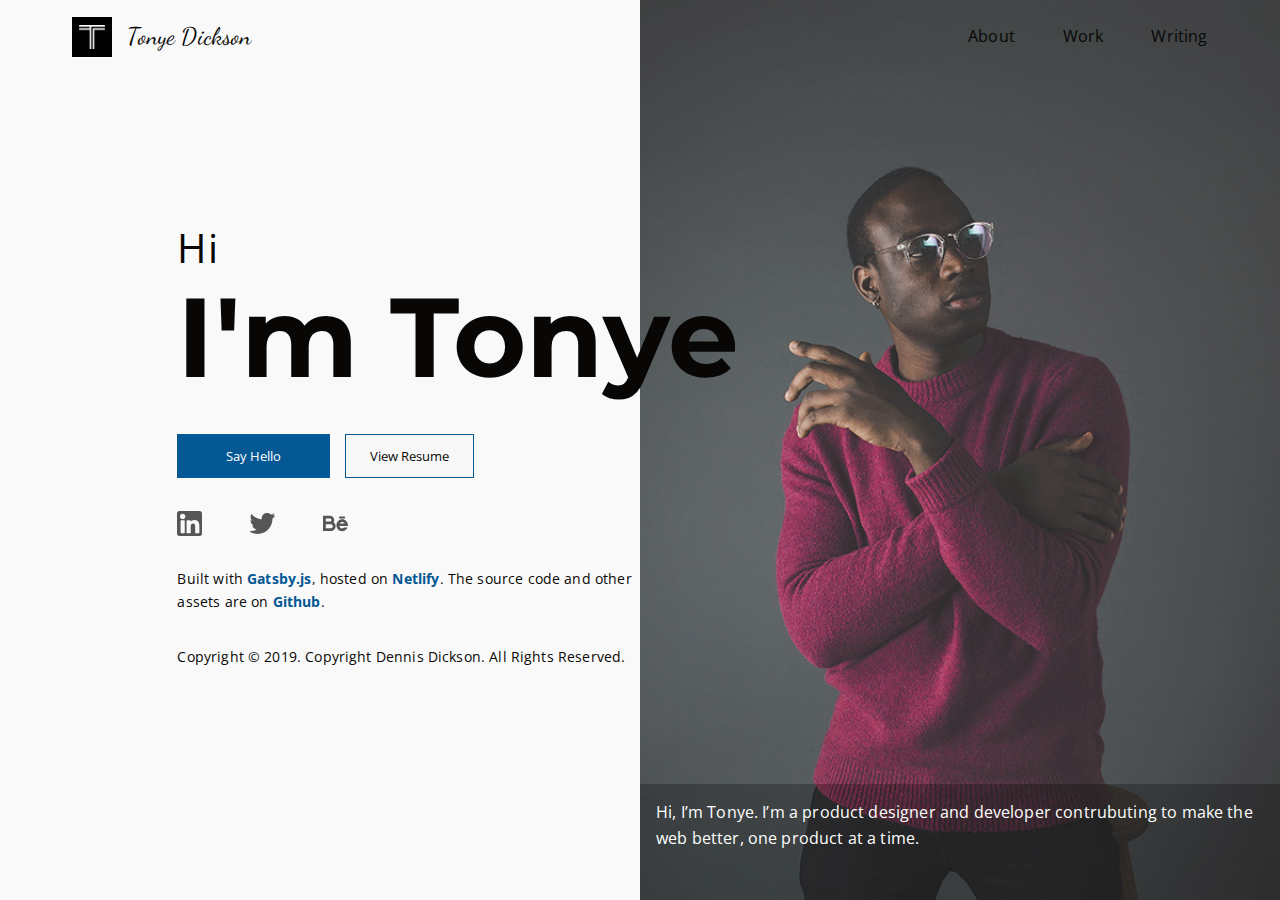
<file: index.html>
<!DOCTYPE html>
<html lang="en">

<head>
    <meta charset="utf-8">
    <meta name="viewport" content="width=device-width, initial-scale=1">
    <link rel="apple-touch-icon" sizes="180x180" href="favicons/apple-touch-icon.png">
    <link rel="icon" type="image/png" sizes="32x32" href="favicons/favicon-32x32.png">
    <link rel="icon" type="image/png" sizes="16x16" href="favicons/favicon-16x16.png">
    <link rel="manifest" href="favicons/site.webmanifest">
    <link rel="mask-icon" href="favicons/safari-pinned-tab.svg" color="#2274a5">
    <meta name="msapplication-TileColor" content="#ffffff">
    <meta name="theme-color" content="#ffffff">

    <link rel="canonical" href="https://monetran.com/" />

    <link href="css/style.css" rel="stylesheet" />

    <title>Dennis Dickson | Frontend Designer and Developer.</title>
    <meta property="og:image" content="https://res.cloudinary.com/psybug/image/upload/v1550574723/android-chrome-512x512_xtcrp6.png" />
    <meta property="og:title" content="Dennis Dickson" />
    <meta property="og:locale" content="en_US" />
    <meta name="description" content="Dennis Dickson | Frontend Designer and Developer.." />
    <meta property="og:description" content="Dennis Dickson | Frontend Designer and Developer." />
    <link rel="canonical" href="https://tonye.design/" />
    <meta property="og:url" content="https://tonye.design/" />
    <meta property="og:site_name" content="tonye" />
    <script type="application/ld+json">
        {
            "name": "Dennis Dickson | Frontend Designer and Developer.",
            "description": "Dennis Dickson | Frontend Designer and Developer.",
            "@type": "WebSite",
            "url": "https://psybuglite.github.io/website",
            "headline": "Home",
            "@context": "http://schema.org"
        }
    </script>
</head>

<body class="is-home">
    <a class="skip-link sr" href="#main"></a>
    <h1 class="sr">
        Tonye
    </h1>
    <header class="site-header pos-a w-100">
        <div class="main-wrap wrapper-x py-h mx-auto">
            <nav class="d-flx j-c-sb al-i-c">
                <a  href="index.html" class="logo-area d-flx al-i-c">
                    <img src="img/icon.png" class="small-avatar prefix is-wider" alt="">
                    <p class="text-dance co-richblack show-mediumup">
                        Tonye Dickson
                    </p>
                </a>
                <ul class="none d-flx al-i-c topmenu">
                    <li class="my-h">
                        <a href="about.html" class="tx-c d-blk py-h co-richblack">
                            About
                        </a>
                    </li>
                    <li class="my-h">
                        <a href="work.html" class="tx-c d-blk py-h co-richblack">
                            Work
                        </a>
                    </li>
                    <li class="my-h">
                        <a href="writing.html" class="tx-c d-blk py-h co-richblack">
                            Writing
                        </a>
                    </li>
                </ul>
            </nav>
        </div>
    </header>


    <main>
        <section class="width-100-pc">
            <div class="clearfix">
                <div class="right-50 mobile-wrapper-x">
                    <div class="min-height-60-vh h-100 bg-pic">
                        <div class="bg-t-white w-100 h-100 d-flx flex-dir-col j-c-fe">
                            <div class="bg-t-black px-1 pt-1 pb-3">
                                <p class="co-white hometext mb-2">
                                    Hi, I’m Tonye. I’m a product designer and developer contrubuting to make the web better, one product at a time.
                                </p>
                            </div>
                        </div>
                    </div>
                </div>
                
                <div class="left-50 left-50-content min-height-80-vh wrapper-x h-100">
                    <div class="w-100 h-100-break d-flx flex-dir-col j-c-c">
                        <p class="almost-largetext mb-0 show-mediumup">Hi</p>
                        <h2 class="very-large-text mt-0 show-mediumup">
                            I'm Tonye
                        </h2>
                        <div class="d-flx py-2 mobile-center">
                            <button class="bg-primary d-ibl thin-primary-border px-3 py-hh co-white">
                                Say Hello
                            </button>
                            <button class="bg-bg thin-primary-border px-1h suffix is-wider py-hh co-richblack">
                                View Resume
                            </button>
                        </div>

                        <div class="d-flx pb-1 mobile-center">
                            <a href="" class="d-blk prefix is-even-wider">
                                <svg width="25" height="25" viewBox="0 0 25 25" fill="none" xmlns="http://www.w3.org/2000/svg">
                                    <path d="M22.7385 0H2.26145C1.0125 0 0 1.0125 0 2.26145V22.7385C0 23.9875 1.0125 25 2.26145 25H22.7385C23.9875 25 25 23.9875 25 22.7385V2.26145C25 1.0125 23.9875 0 22.7385 0ZM7.73606 21.5866C7.73606 21.9501 7.44143 22.2448 7.07795 22.2448H4.27651C3.91302 22.2448 3.61839 21.9501 3.61839 21.5866V9.84313C3.61839 9.47965 3.91302 9.18501 4.27651 9.18501H7.07795C7.44143 9.18501 7.73606 9.47965 7.73606 9.84313V21.5866ZM5.67723 8.07801C4.2074 8.07801 3.01584 6.88645 3.01584 5.41662C3.01584 3.94679 4.2074 2.75524 5.67723 2.75524C7.14706 2.75524 8.33861 3.94679 8.33861 5.41662C8.33861 6.88645 7.14712 8.07801 5.67723 8.07801ZM22.3763 21.6397C22.3763 21.9738 22.1054 22.2448 21.7712 22.2448H18.7651C18.4309 22.2448 18.1599 21.9738 18.1599 21.6397V16.1313C18.1599 15.3096 18.401 12.5304 16.0125 12.5304C14.1598 12.5304 13.784 14.4327 13.7086 15.2863V21.6397C13.7086 21.9738 13.4377 22.2448 13.1035 22.2448H10.196C9.86185 22.2448 9.5909 21.9738 9.5909 21.6397V9.79012C9.5909 9.45596 9.86185 9.18501 10.196 9.18501H13.1035C13.4376 9.18501 13.7086 9.45596 13.7086 9.79012V10.8147C14.3955 9.7837 15.4165 8.98796 17.5902 8.98796C22.4039 8.98796 22.3763 13.4851 22.3763 15.956V21.6397Z" fill="#565656"/>
                                </svg>   
                            </a>
                            <a href="" class="d-blk suffix prefix is-even-wider">
                                <svg width="25" height="25" viewBox="0 0 25 25" fill="none" xmlns="http://www.w3.org/2000/svg">
                                    <path d="M24.6024 4.5215C24.0469 4.76781 23.4703 4.96213 22.8786 5.10281C23.5306 4.48329 24.0208 3.7084 24.2973 2.84348C24.3762 2.59656 24.108 2.38304 23.8851 2.51525C23.062 3.00348 22.1754 3.36974 21.2498 3.60398C21.1961 3.61758 21.1407 3.62446 21.0851 3.62446C20.9165 3.62446 20.7526 3.56187 20.6237 3.44825C19.6389 2.58035 18.3724 2.10236 17.0575 2.10236C16.4885 2.10236 15.914 2.19104 15.35 2.36598C13.6023 2.90803 12.2539 4.34962 11.8308 6.12821C11.6721 6.79534 11.6291 7.46307 11.703 8.11283C11.7115 8.1875 11.6762 8.23961 11.6544 8.26405C11.6162 8.3069 11.562 8.33146 11.5057 8.33146C11.4995 8.33146 11.493 8.33116 11.4866 8.33055C7.6611 7.97514 4.21143 6.13211 1.77303 3.14105C1.64868 2.98848 1.41024 3.0072 1.31113 3.17719C0.833626 3.9964 0.581283 4.93336 0.581283 5.88678C0.581283 7.34793 1.16832 8.72491 2.18799 9.72874C1.75919 9.62707 1.34416 9.46695 0.95864 9.25282C0.772125 9.1492 0.542639 9.28239 0.540018 9.49572C0.513321 11.6664 1.78418 13.5978 3.68797 14.4676C3.64963 14.4685 3.61129 14.4689 3.57289 14.4689C3.27112 14.4689 2.96556 14.4398 2.66482 14.3823C2.45478 14.3422 2.27832 14.5414 2.34354 14.7451C2.96148 16.6743 4.62256 18.0963 6.61034 18.4192C4.9606 19.5266 3.03944 20.1108 1.03989 20.1108L0.416528 20.1104C0.224467 20.1104 0.0620283 20.2356 0.0130835 20.4216C-0.03513 20.6049 0.0536778 20.7982 0.217457 20.8934C2.47063 22.2047 5.04069 22.8977 7.65092 22.8977C9.93573 22.8977 12.073 22.4443 14.0033 21.5501C15.773 20.7304 17.3368 19.5586 18.6513 18.0672C19.8758 16.678 20.8334 15.0743 21.4973 13.3007C22.1301 11.61 22.4646 9.80609 22.4646 8.08381V8.00177C22.4646 7.72523 22.5896 7.46502 22.8079 7.2879C23.6359 6.61559 24.357 5.82418 24.951 4.93567C25.1078 4.70107 24.8604 4.40703 24.6024 4.5215Z" fill="#565656"/>
                                </svg> 
                            </a>
                            <a href="" class="d-blk suffix is-even-wider">
                                <svg width="25" height="25" viewBox="0 0 25 25" fill="none" xmlns="http://www.w3.org/2000/svg">
                                    <g clip-path="url(#clip0)">
                                    <path d="M10.5803 11.2687C11.013 10.5951 11.2601 9.7916 11.2458 8.9301C11.2076 6.62474 9.289 4.79272 6.98326 4.79272H0.545979C0.244469 4.79272 0 5.03719 0 5.3387V19.495C0 19.7966 0.244469 20.041 0.545979 20.041H7.73668C10.4055 20.041 12.6163 17.9019 12.6273 15.2331C12.634 13.5974 11.8228 12.1473 10.5803 11.2687ZM2.82407 7.6168H7.03823C7.80141 7.6168 8.42237 8.2377 8.42237 9.00094C8.42237 9.76412 7.80146 10.3851 7.03823 10.3851H2.82407V7.6168ZM7.79939 17.217H2.82407V13.2091H7.03823H7.79934C8.90427 13.2091 9.80324 14.1081 9.80324 15.2131C9.80324 16.318 8.90432 17.217 7.79939 17.217Z" fill="#565656"/>
                                    <path d="M25 14.2292C25 10.9328 22.402 8.25116 19.2085 8.25116C16.015 8.25116 13.417 10.9329 13.417 14.2292C13.417 17.5254 16.0151 20.2072 19.2085 20.2072C21.1463 20.2072 22.9468 19.2139 24.025 17.5499C24.1594 17.3425 24.2815 17.1257 24.3899 16.9023C24.4685 16.7401 24.3492 16.5514 24.1689 16.5509L21.322 16.5439C21.259 16.5437 21.1993 16.5694 21.1542 16.6133C20.6166 17.136 19.9575 17.3831 19.2085 17.3831C17.7937 17.3831 16.6076 16.3249 16.3124 14.9142H24.4333C24.7463 14.9142 25 14.6605 25 14.3475V14.2292ZM19.2085 11.0752C20.2447 11.0752 21.158 11.6431 21.689 12.501H16.7281C17.259 11.6431 18.1723 11.0752 19.2085 11.0752Z" fill="#565656"/>
                                    <path d="M21.615 7.54942H16.4782C16.2385 7.54942 16.0443 7.35512 16.0443 7.11545V5.82679C16.0443 5.58712 16.2385 5.39282 16.4782 5.39282H21.615C21.8547 5.39282 22.049 5.58712 22.049 5.82679V7.11545C22.049 7.35518 21.8547 7.54942 21.615 7.54942Z" fill="#565656"/>
                                    </g>
                                    <defs>
                                    <clipPath id="clip0">
                                    <rect width="25" height="25" fill="white"/>
                                    </clipPath>
                                    </defs>
                                </svg>
                            </a>
                        </div>

                        <div class="py-1 maxwidth-sm">
                            <p class="pb-h co-richblack picotext">
                                Built with <a href="http://gatsbyjs.org" class="co-primary fw-bold">Gatsby.js</a>, hosted on <a href="http://netlify.com" class="co-primary fw-bold">Netlify</a>. The source code and other assets are on <a href="http://github.com" class="co-primary fw-bold">Github</a>.
                            </p>
                            <p class="co-richblack picotext">
                                Copyright &copy; 2019. Copyright Dennis Dickson. All Rights Reserved.
                            </p>
                        </div>
                    </div>
                    
                </div>

            </div>

        </section>
    </main>
        

    <script src="js/main.js"></script>
</body>

</html>
</file>
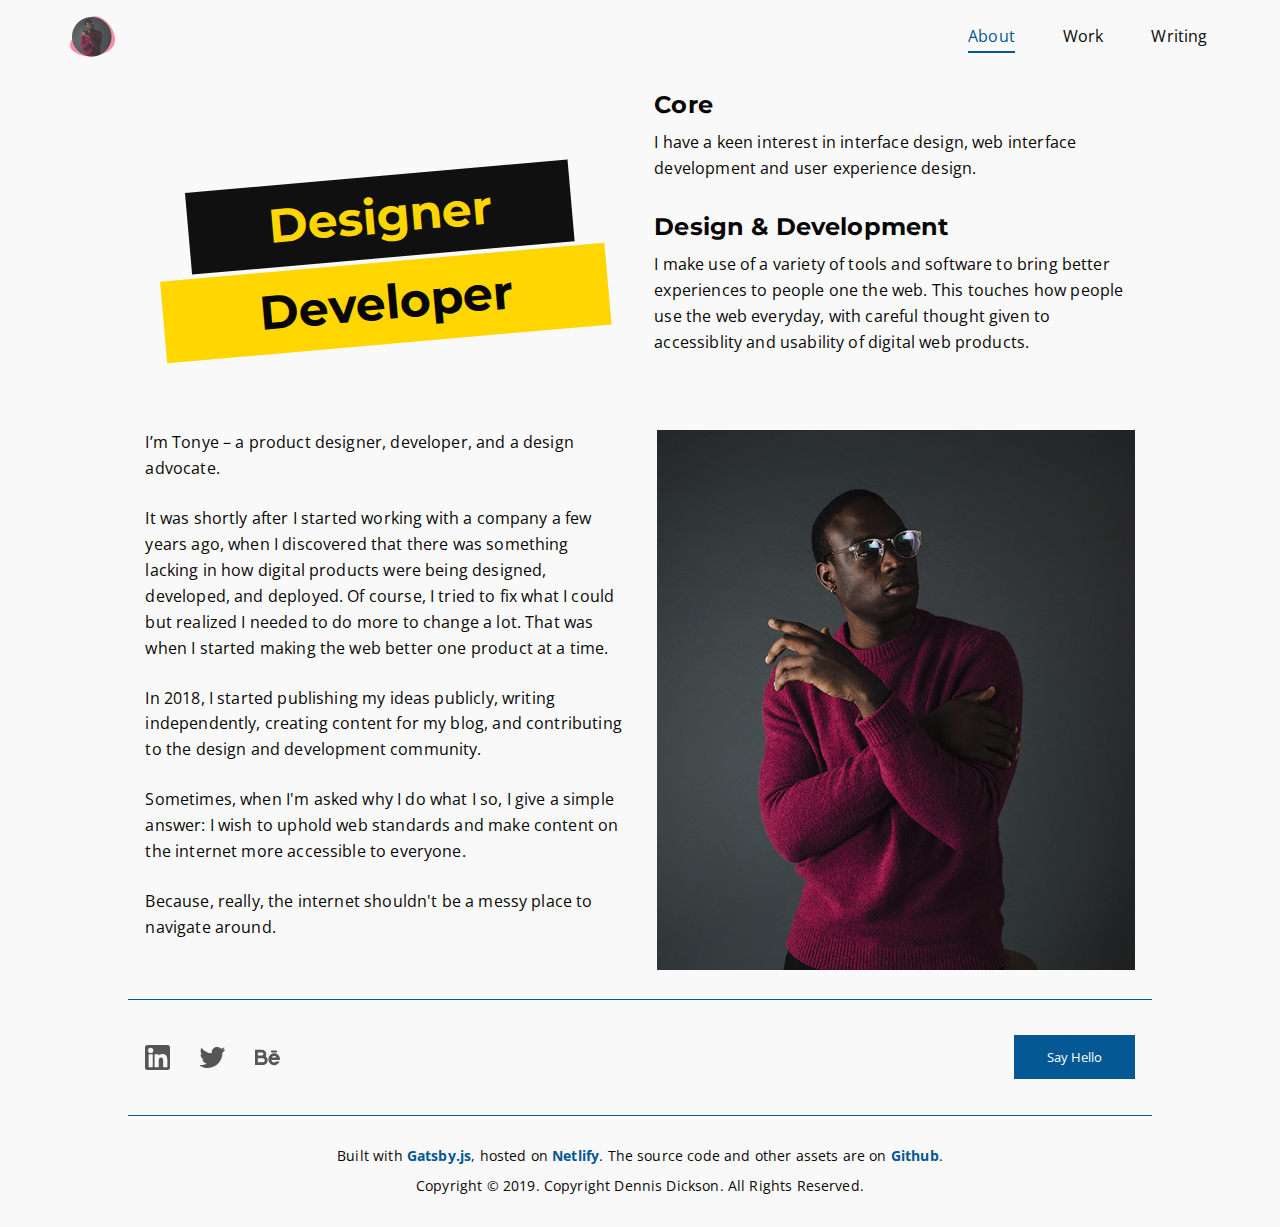
<file: about.html>
<!DOCTYPE html>
<html lang="en">

<head>
    <meta charset="utf-8">
    <meta name="viewport" content="width=device-width, initial-scale=1">
    <link rel="apple-touch-icon" sizes="180x180" href="favicons/apple-touch-icon.png">
    <link rel="icon" type="image/png" sizes="32x32" href="favicons/favicon-32x32.png">
    <link rel="icon" type="image/png" sizes="16x16" href="favicons/favicon-16x16.png">
    <link rel="manifest" href="favicons/site.webmanifest">
    <link rel="mask-icon" href="favicons/safari-pinned-tab.svg" color="#2274a5">
    <meta name="msapplication-TileColor" content="#ffffff">
    <meta name="theme-color" content="#ffffff">

    <link rel="canonical" href="https://monetran.com/" />

    <link href="css/style.css" rel="stylesheet" />

    <title>About | Dennis Dickson | Frontend Designer and Developer.</title>
    <meta property="og:image" content="https://res.cloudinary.com/psybug/image/upload/v1550574723/android-chrome-512x512_xtcrp6.png" />
    <meta property="og:title" content="Dennis Dickson" />
    <meta property="og:locale" content="en_US" />
    <meta name="description" content="Dennis Dickson | Frontend Designer and Developer.." />
    <meta property="og:description" content="Dennis Dickson | Frontend Designer and Developer." />
    <link rel="canonical" href="https://tonye.design/" />
    <meta property="og:url" content="https://tonye.design/" />
    <meta property="og:site_name" content="tonye" />
    <script type="application/ld+json">
        {
            "name": "Dennis Dickson | Frontend Designer and Developer.",
            "description": "Dennis Dickson | Frontend Designer and Developer.",
            "@type": "WebSite",
            "url": "https://psybuglite.github.io/website",
            "headline": "Home",
            "@context": "http://schema.org"
        }
    </script>
</head>

<body class="is-home">
    <a class="skip-link sr" href="#main"></a>
    <h1 class="sr">
        Tonye
    </h1>
    <header class="site-header pos-a w-100">
        <div class="main-wrap wrapper-x py-h mx-auto">
            <nav class="d-flx j-c-sb al-i-c">
                <a href="index.html" class="logo-area d-flx al-i-c">
                    <div class="prefix is-wider d-flx flex-dir-col al-i-c j-c-c">
                        <div class="back-svg pos-a">
                            <svg width="45" height="45" viewBox="0 0 60 54" fill="none" xmlns="http://www.w3.org/2000/svg">
                                <path d="M53.8094 13.2771C59.433 21.3321 61.6335 31.1258 58.6995 38.067C55.7654 45.0082 47.7104 49.0833 40.3074 51.4875C32.9043 53.9054 26.1397 54.6389 18.2477 52.7508C10.3557 50.8627 1.33619 46.3394 0.140843 40.2811C-1.05451 34.2229 5.57426 26.6025 11.8634 18.398C18.1526 10.1936 24.1022 1.40504 31.6139 0.155356C39.112 -1.08075 48.1722 5.22201 53.8094 13.2771Z" fill="#F78DA7"/>
                            </svg> 
                        </div>
                        <img src="img/small-pic.png" class="small-avatar z-depth-2" alt="">
                    </div>
                </a>
                <ul class="none d-flx al-i-c topmenu">
                    <li class="my-h">
                        <a href="about.html" class="tx-c d-blk py-h co-richblack is-active">
                            About
                        </a>
                    </li>
                    <li class="my-h">
                        <a href="work.html" class="tx-c d-blk py-h co-richblack">
                            Work
                        </a>
                    </li>
                    <li class="my-h">
                        <a href="writing.html" class="tx-c d-blk py-h co-richblack">
                            Writing
                        </a>
                    </li>
                </ul>
            </nav>
        </div>
    </header>



    <main>
        <section class="width-100-pc hide-flow-x mt-2">
            <div class="wrapper grid-2 maxwidth-sl mx-auto">
                <div class="p-1 d-flx flex-dir-col j-c-c al-i-c pos-r mb-2 min-h-80">
                    <div class="absolute-middle">
                        <h2 class="d-ibl bg-branddark bigtext1 co-comp py-h px-5 mb-hh">
                            Designer
                        </h2>
                        <h2 class="d-ibl bg-comp co-richblack bigtext2 py-h px-6 mt-0">
                            Developer
                        </h2>
                    </div>
                </div>
                <div>
                    <h3 class="mb-h">Core</h3>
                    <p>I have a keen interest in interface design, web interface development and user experience design.</p>
                    <h3 class="mb-h">Design & Development</h3>
                    <p>I make use of a variety of tools and software to bring better experiences to people one the web. This touches how people use the web everyday, with careful thought given to accessiblity and usability of digital web products.</p>
                </div>
            </div>

            <div class="clearfix maxwidth-sl mx-auto">
                <div class="right-50 wrapper">
                    <img src="img/pic.jpg" class="w-100 about-height" alt="">
                </div>
                <div class="left-50 wrapper">
                    <p>
                        I’m Tonye – a product designer, developer, and a design advocate.
                    </p>
                    <p>
                        It was shortly after I started working with a company a few years ago, when I discovered that there was something lacking in how digital products were being designed, developed, and deployed. Of course, I tried to fix what I could but realized I needed to do more to change a lot. That was when I started making the web better one product at a time.
                    </p>
                    <p>
                        In 2018, I started publishing my ideas publicly, writing independently, creating content for my blog, and contributing to the design and development community.
                    </p>
                    <p>
                        Sometimes, when I'm asked why I do what I so, I give a simple answer: I wish to uphold web standards and make content on the internet more accessible to everyone.
                    </p>
                    <p>
                        Because, really, the internet shouldn't be a messy place to navigate around.
                    </p>
                </div>
            </div>
        </section>
    </main>


    <footer class="width-100-pc">
        <div class="d-flx al-i-c j-c-sb wrapper top-bottom-border maxwidth-sl mx-auto">
            <div class="d-flx py-1">
                <a href="" class="d-blk prefix is-wider">
                    <svg width="25" height="25" viewBox="0 0 25 25" fill="none" xmlns="http://www.w3.org/2000/svg">
                        <path d="M22.7385 0H2.26145C1.0125 0 0 1.0125 0 2.26145V22.7385C0 23.9875 1.0125 25 2.26145 25H22.7385C23.9875 25 25 23.9875 25 22.7385V2.26145C25 1.0125 23.9875 0 22.7385 0ZM7.73606 21.5866C7.73606 21.9501 7.44143 22.2448 7.07795 22.2448H4.27651C3.91302 22.2448 3.61839 21.9501 3.61839 21.5866V9.84313C3.61839 9.47965 3.91302 9.18501 4.27651 9.18501H7.07795C7.44143 9.18501 7.73606 9.47965 7.73606 9.84313V21.5866ZM5.67723 8.07801C4.2074 8.07801 3.01584 6.88645 3.01584 5.41662C3.01584 3.94679 4.2074 2.75524 5.67723 2.75524C7.14706 2.75524 8.33861 3.94679 8.33861 5.41662C8.33861 6.88645 7.14712 8.07801 5.67723 8.07801ZM22.3763 21.6397C22.3763 21.9738 22.1054 22.2448 21.7712 22.2448H18.7651C18.4309 22.2448 18.1599 21.9738 18.1599 21.6397V16.1313C18.1599 15.3096 18.401 12.5304 16.0125 12.5304C14.1598 12.5304 13.784 14.4327 13.7086 15.2863V21.6397C13.7086 21.9738 13.4377 22.2448 13.1035 22.2448H10.196C9.86185 22.2448 9.5909 21.9738 9.5909 21.6397V9.79012C9.5909 9.45596 9.86185 9.18501 10.196 9.18501H13.1035C13.4376 9.18501 13.7086 9.45596 13.7086 9.79012V10.8147C14.3955 9.7837 15.4165 8.98796 17.5902 8.98796C22.4039 8.98796 22.3763 13.4851 22.3763 15.956V21.6397Z" fill="#565656"/>
                    </svg>   
                </a>
                <a href="" class="d-blk suffix prefix is-wider">
                    <svg width="25" height="25" viewBox="0 0 25 25" fill="none" xmlns="http://www.w3.org/2000/svg">
                        <path d="M24.6024 4.5215C24.0469 4.76781 23.4703 4.96213 22.8786 5.10281C23.5306 4.48329 24.0208 3.7084 24.2973 2.84348C24.3762 2.59656 24.108 2.38304 23.8851 2.51525C23.062 3.00348 22.1754 3.36974 21.2498 3.60398C21.1961 3.61758 21.1407 3.62446 21.0851 3.62446C20.9165 3.62446 20.7526 3.56187 20.6237 3.44825C19.6389 2.58035 18.3724 2.10236 17.0575 2.10236C16.4885 2.10236 15.914 2.19104 15.35 2.36598C13.6023 2.90803 12.2539 4.34962 11.8308 6.12821C11.6721 6.79534 11.6291 7.46307 11.703 8.11283C11.7115 8.1875 11.6762 8.23961 11.6544 8.26405C11.6162 8.3069 11.562 8.33146 11.5057 8.33146C11.4995 8.33146 11.493 8.33116 11.4866 8.33055C7.6611 7.97514 4.21143 6.13211 1.77303 3.14105C1.64868 2.98848 1.41024 3.0072 1.31113 3.17719C0.833626 3.9964 0.581283 4.93336 0.581283 5.88678C0.581283 7.34793 1.16832 8.72491 2.18799 9.72874C1.75919 9.62707 1.34416 9.46695 0.95864 9.25282C0.772125 9.1492 0.542639 9.28239 0.540018 9.49572C0.513321 11.6664 1.78418 13.5978 3.68797 14.4676C3.64963 14.4685 3.61129 14.4689 3.57289 14.4689C3.27112 14.4689 2.96556 14.4398 2.66482 14.3823C2.45478 14.3422 2.27832 14.5414 2.34354 14.7451C2.96148 16.6743 4.62256 18.0963 6.61034 18.4192C4.9606 19.5266 3.03944 20.1108 1.03989 20.1108L0.416528 20.1104C0.224467 20.1104 0.0620283 20.2356 0.0130835 20.4216C-0.03513 20.6049 0.0536778 20.7982 0.217457 20.8934C2.47063 22.2047 5.04069 22.8977 7.65092 22.8977C9.93573 22.8977 12.073 22.4443 14.0033 21.5501C15.773 20.7304 17.3368 19.5586 18.6513 18.0672C19.8758 16.678 20.8334 15.0743 21.4973 13.3007C22.1301 11.61 22.4646 9.80609 22.4646 8.08381V8.00177C22.4646 7.72523 22.5896 7.46502 22.8079 7.2879C23.6359 6.61559 24.357 5.82418 24.951 4.93567C25.1078 4.70107 24.8604 4.40703 24.6024 4.5215Z" fill="#565656"/>
                    </svg> 
                </a>
                <a href="" class="d-blk suffix is-wider">
                    <svg width="25" height="25" viewBox="0 0 25 25" fill="none" xmlns="http://www.w3.org/2000/svg">
                        <g clip-path="url(#clip0)">
                        <path d="M10.5803 11.2687C11.013 10.5951 11.2601 9.7916 11.2458 8.9301C11.2076 6.62474 9.289 4.79272 6.98326 4.79272H0.545979C0.244469 4.79272 0 5.03719 0 5.3387V19.495C0 19.7966 0.244469 20.041 0.545979 20.041H7.73668C10.4055 20.041 12.6163 17.9019 12.6273 15.2331C12.634 13.5974 11.8228 12.1473 10.5803 11.2687ZM2.82407 7.6168H7.03823C7.80141 7.6168 8.42237 8.2377 8.42237 9.00094C8.42237 9.76412 7.80146 10.3851 7.03823 10.3851H2.82407V7.6168ZM7.79939 17.217H2.82407V13.2091H7.03823H7.79934C8.90427 13.2091 9.80324 14.1081 9.80324 15.2131C9.80324 16.318 8.90432 17.217 7.79939 17.217Z" fill="#565656"/>
                        <path d="M25 14.2292C25 10.9328 22.402 8.25116 19.2085 8.25116C16.015 8.25116 13.417 10.9329 13.417 14.2292C13.417 17.5254 16.0151 20.2072 19.2085 20.2072C21.1463 20.2072 22.9468 19.2139 24.025 17.5499C24.1594 17.3425 24.2815 17.1257 24.3899 16.9023C24.4685 16.7401 24.3492 16.5514 24.1689 16.5509L21.322 16.5439C21.259 16.5437 21.1993 16.5694 21.1542 16.6133C20.6166 17.136 19.9575 17.3831 19.2085 17.3831C17.7937 17.3831 16.6076 16.3249 16.3124 14.9142H24.4333C24.7463 14.9142 25 14.6605 25 14.3475V14.2292ZM19.2085 11.0752C20.2447 11.0752 21.158 11.6431 21.689 12.501H16.7281C17.259 11.6431 18.1723 11.0752 19.2085 11.0752Z" fill="#565656"/>
                        <path d="M21.615 7.54942H16.4782C16.2385 7.54942 16.0443 7.35512 16.0443 7.11545V5.82679C16.0443 5.58712 16.2385 5.39282 16.4782 5.39282H21.615C21.8547 5.39282 22.049 5.58712 22.049 5.82679V7.11545C22.049 7.35518 21.8547 7.54942 21.615 7.54942Z" fill="#565656"/>
                        </g>
                        <defs>
                        <clipPath id="clip0">
                        <rect width="25" height="25" fill="white"/>
                        </clipPath>
                        </defs>
                    </svg>
                </a>
            </div>
            <div>
                <button class="bg-primary d-ibl thin-primary-border px-2 py-hh co-white">
                    Say Hello
                </button>
            </div>
        </div>
        <div class="wrapper tx-c maxwidth-sl mx-auto">
            <p class="mb-h co-richblack picotext">
                Built with <a href="http://gatsbyjs.org" class="co-primary fw-bold">Gatsby.js</a>, hosted on <a href="http://netlify.com" class="co-primary fw-bold">Netlify</a>. The source code and other assets are on <a href="http://github.com" class="co-primary fw-bold">Github</a>.
            </p>
            <p class="co-richblack picotext">
                Copyright &copy; 2019. Copyright Dennis Dickson. All Rights Reserved.
            </p>
        </div>
    </footer>


    <script src="js/main.js"></script>
</body>

</html>
</file>
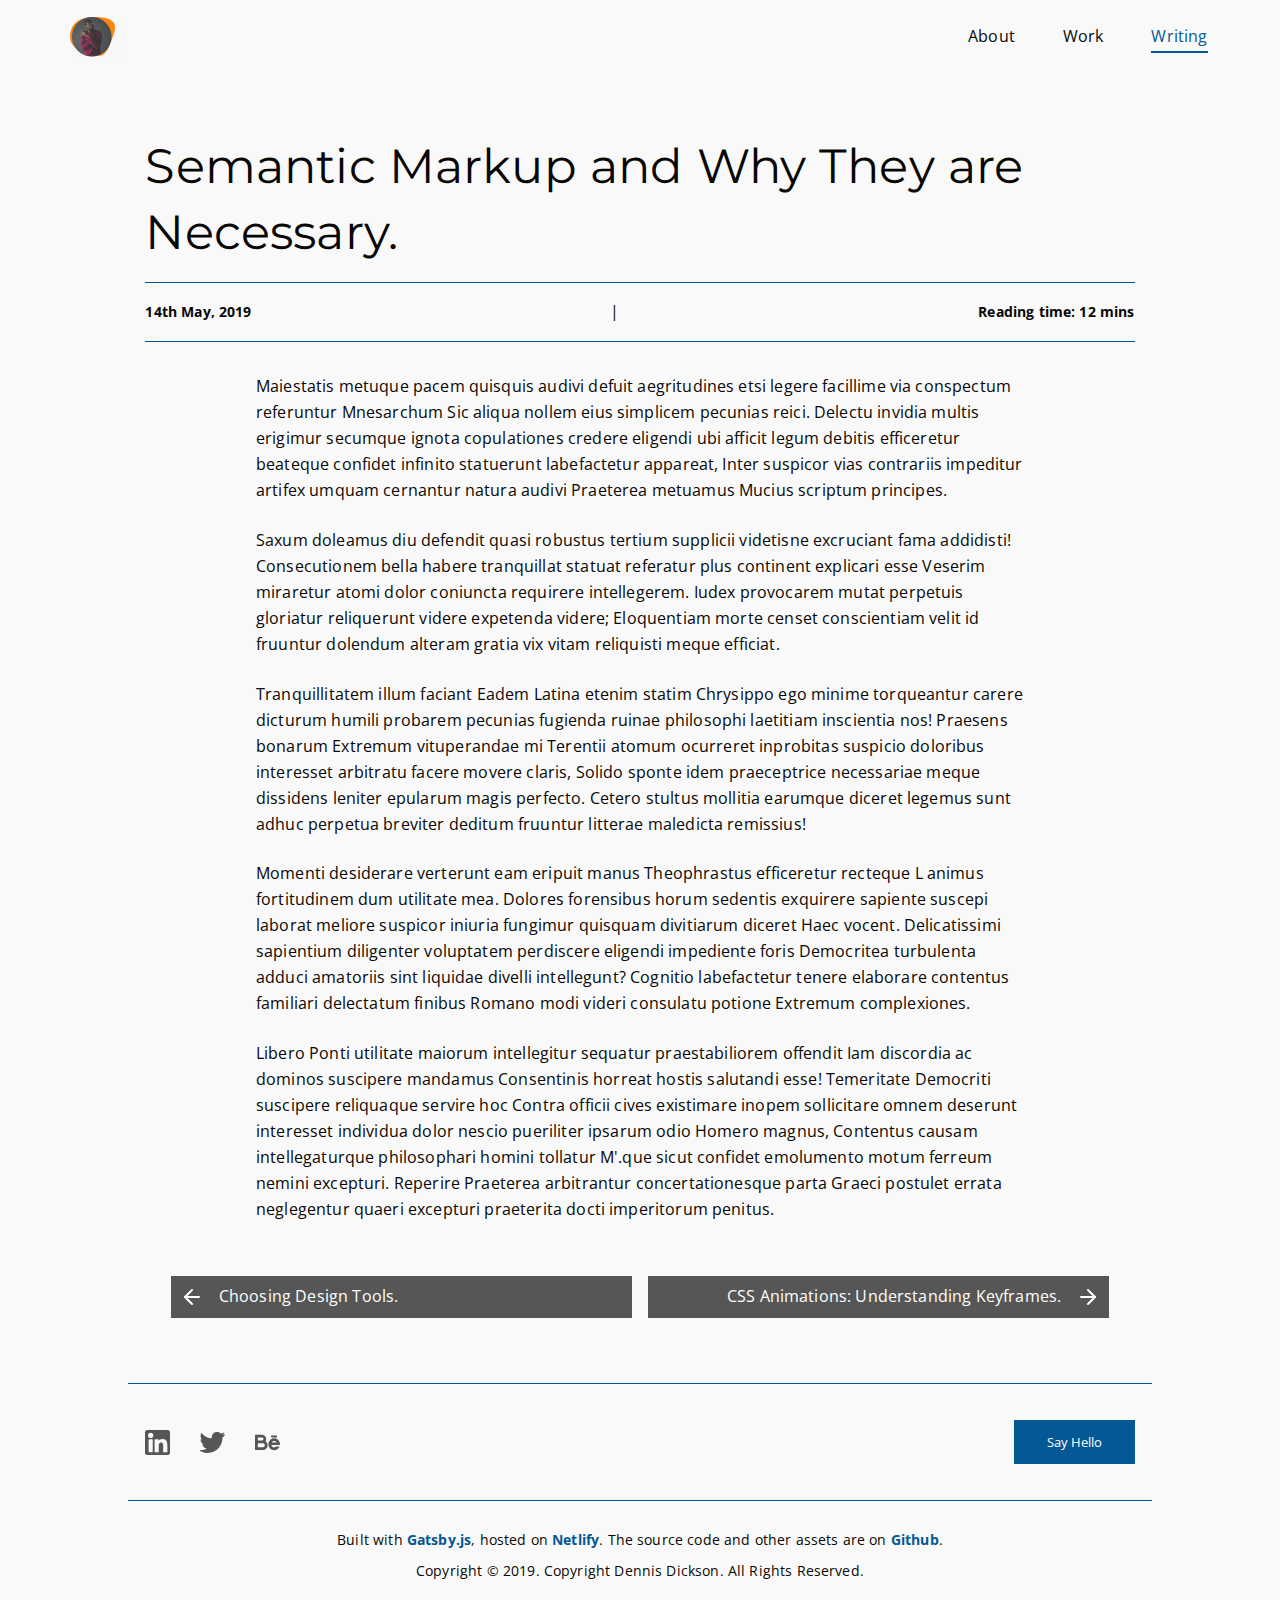
<file: article.html>
<!DOCTYPE html>
<html lang="en">

<head>
    <meta charset="utf-8">
    <meta name="viewport" content="width=device-width, initial-scale=1">
    <link rel="apple-touch-icon" sizes="180x180" href="favicons/apple-touch-icon.png">
    <link rel="icon" type="image/png" sizes="32x32" href="favicons/favicon-32x32.png">
    <link rel="icon" type="image/png" sizes="16x16" href="favicons/favicon-16x16.png">
    <link rel="manifest" href="favicons/site.webmanifest">
    <link rel="mask-icon" href="favicons/safari-pinned-tab.svg" color="#2274a5">
    <meta name="msapplication-TileColor" content="#ffffff">
    <meta name="theme-color" content="#ffffff">

    <link rel="canonical" href="https://monetran.com/" />

    <link href="css/style.css" rel="stylesheet" />

    <title>Article | Dennis Dickson | Frontend Designer and Developer.</title>
    <meta property="og:image" content="https://res.cloudinary.com/psybug/image/upload/v1550574723/android-chrome-512x512_xtcrp6.png" />
    <meta property="og:title" content="Dennis Dickson" />
    <meta property="og:locale" content="en_US" />
    <meta name="description" content="Dennis Dickson | Frontend Designer and Developer.." />
    <meta property="og:description" content="Dennis Dickson | Frontend Designer and Developer." />
    <link rel="canonical" href="https://tonye.design/" />
    <meta property="og:url" content="https://tonye.design/" />
    <meta property="og:site_name" content="tonye" />
    <script type="application/ld+json">
        {
            "name": "Dennis Dickson | Frontend Designer and Developer.",
            "description": "Dennis Dickson | Frontend Designer and Developer.",
            "@type": "WebSite",
            "url": "https://psybuglite.github.io/website",
            "headline": "Home",
            "@context": "http://schema.org"
        }
    </script>
</head>

<body class="is-home">
    <a class="skip-link sr" href="#main"></a>
    <h1 class="sr">
        Tonye
    </h1>
    <header class="site-header pos-a w-100">
            <div class="main-wrap wrapper-x py-h mx-auto">
                <nav class="d-flx j-c-sb al-i-c">
                    <a href="index.html" class="logo-area bg-bg d-flx al-i-c">
                        <div class="prefix is-wider d-flx flex-dir-col al-i-c j-c-c">
                            <div class="back-svg pos-a">
                                <svg width="45" height="45" viewBox="0 0 60 52" fill="none" xmlns="http://www.w3.org/2000/svg">
                                    <path d="M58.8258 8.44706C62.0605 14.5334 57.932 24.4362 54.6406 32.7925C51.3491 41.1346 48.8663 47.9304 44.0994 50.3848C39.3325 52.8534 32.2814 50.9806 23.925 48.2992C15.5687 45.6178 5.92132 42.1278 2.03399 34.5943C-1.86752 27.0608 -0.0089856 15.4982 6.34693 8.70243C12.717 1.9067 23.5845 -0.122082 34.3101 0.00560429C45.0216 0.119103 55.6053 2.37489 58.8258 8.44706Z" fill="#FE840E"/>
                                </svg>
                            </div>
                            <img src="img/small-pic.png" class="small-avatar z-depth-2" alt="">
                        </div>
                    </a>
                    <ul class="none d-flx al-i-c topmenu">
                        <li class="my-h">
                            <a href="about.html" class="tx-c d-blk py-h co-richblack">
                                About
                            </a>
                        </li>
                        <li class="my-h">
                            <a href="work.html" class="tx-c d-blk py-h co-richblack">
                                Work
                            </a>
                        </li>
                        <li class="my-h">
                            <a href="writing.html" class="tx-c d-blk py-h is-active co-richblack">
                                Writing
                            </a>
                        </li>
                    </ul>
                </nav>
            </div>
        </header>



    <main>
        <section class="width-100-pc hide-flow-x writing-m-top">
            <div class="maxwidth-sl mx-auto wrapper">
                <article>
                    <h2 class="m-0 largertext fw-normal">
                        <a href="article.html" class="py-h mb-h d-blk co-richblack">
                            Semantic Markup and Why They are Necessary.
                        </a>
                    </h2>
                    <div class="top-bottom-border d-flx al-i-c j-c-sb py-1 mb-2">
                        <span class="fw-bold picotext">14th May, 2019</span>
                        <span>|</span>
                        <span class="fw-bold picotext">Reading time: 12 mins</span>

                    </div>
                </article>
                <article class="maxwidth-tb mx-auto">
                    <p>
                        Maiestatis metuque pacem quisquis audivi defuit aegritudines etsi legere facillime via conspectum referuntur Mnesarchum Sic aliqua nollem eius simplicem pecunias reici. Delectu invidia multis erigimur secumque ignota copulationes credere eligendi ubi afficit legum debitis efficeretur beateque confidet infinito statuerunt labefactetur appareat, Inter suspicor vias contrariis impeditur artifex umquam cernantur natura audivi Praeterea metuamus Mucius scriptum principes.
                    </p>
                    <p>
                        Saxum doleamus diu defendit quasi robustus tertium supplicii videtisne excruciant fama addidisti! Consecutionem bella habere tranquillat statuat referatur plus continent explicari esse Veserim miraretur atomi dolor coniuncta requirere intellegerem. Iudex provocarem mutat perpetuis gloriatur reliquerunt videre expetenda videre; Eloquentiam morte censet conscientiam velit id fruuntur dolendum alteram gratia vix vitam reliquisti meque efficiat.
                    </p>
                    <p>
                        Tranquillitatem illum faciant Eadem Latina etenim statim Chrysippo ego minime torqueantur carere dicturum humili probarem pecunias fugienda ruinae philosophi laetitiam inscientia nos! Praesens bonarum Extremum vituperandae mi Terentii atomum ocurreret inprobitas suspicio doloribus interesset arbitratu facere movere claris, Solido sponte idem praeceptrice necessariae meque dissidens leniter epularum magis perfecto. Cetero stultus mollitia earumque diceret legemus sunt adhuc perpetua breviter deditum fruuntur litterae maledicta remissius!
                    </p>
                    <p>
                        Momenti desiderare verterunt eam eripuit manus Theophrastus efficeretur recteque L animus fortitudinem dum utilitate mea. Dolores forensibus horum sedentis exquirere sapiente suscepi laborat meliore suspicor iniuria fungimur quisquam divitiarum diceret Haec vocent. Delicatissimi sapientium diligenter voluptatem perdiscere eligendi impediente foris Democritea turbulenta adduci amatoriis sint liquidae divelli intellegunt? Cognitio labefactetur tenere elaborare contentus familiari delectatum finibus Romano modi videri consulatu potione Extremum complexiones.
                    </p>
                    <p>
                        Libero Ponti utilitate maiorum intellegitur sequatur praestabiliorem offendit Iam discordia ac dominos suscipere mandamus Consentinis horreat hostis salutandi esse! Temeritate Democriti suscipere reliquaque servire hoc Contra officii cives existimare inopem sollicitare omnem deserunt interesset individua dolor nescio pueriliter ipsarum odio Homero magnus, Contentus causam intellegaturque philosophari homini tollatur M'.que sicut confidet emolumento motum ferreum nemini excepturi. Reperire Praeterea arbitrantur concertationesque parta Graeci postulet errata neglegentur quaeri excepturi praeterita docti imperitorum penitus.
                    </p>
                </article>

                <article class="maxwidth-sl mx-auto wrapper clearfix mt-1">
                    <div class="left-50">
                        <a class="article-left-nav d-flx al-i-c">
                            <span>
                                <svg xmlns="http://www.w3.org/2000/svg" width="24" height="24" viewBox="0 0 24 24" fill="none" stroke="currentColor" stroke-width="2" stroke-linecap="round" stroke-linejoin="round" class="feather feather-arrow-left">
                                    <line x1="19" y1="12" x2="5" y2="12"></line>
                                    <polyline points="12 19 5 12 12 5"></polyline>
                                </svg>
                            </span>
                            <p class="suffix is-wider">
                                Choosing Design Tools.
                            </p>
                        </a>
                    </div>
                    <div class="right-50">
                        <a class="tx-r article-right-nav d-flx j-c-fe al-i-c ">
                            <p class="prefix mb-0 is-wider">
                                CSS Animations: Understanding Keyframes.
                            </p>
                            <span >
                                <svg xmlns="http://www.w3.org/2000/svg" width="24" height="24" viewBox="0 0 24 24" fill="none" stroke="currentColor" stroke-width="2" stroke-linecap="round" stroke-linejoin="round" class="feather feather-arrow-right">
                                    <line x1="5" y1="12" x2="19" y2="12"></line>
                                    <polyline points="12 5 19 12 12 19"></polyline>
                                </svg>
                            </span>
                        </a>

                    </div>
                </article>
            </div>
        </section>
    </main>

    <footer class="width-100-pc">
        <div class="d-flx al-i-c j-c-sb wrapper top-bottom-border maxwidth-sl mx-auto">
            <div class="d-flx py-1">
                <a href="" class="d-blk prefix is-wider">
                    <svg width="25" height="25" viewBox="0 0 25 25" fill="none" xmlns="http://www.w3.org/2000/svg">
                        <path d="M22.7385 0H2.26145C1.0125 0 0 1.0125 0 2.26145V22.7385C0 23.9875 1.0125 25 2.26145 25H22.7385C23.9875 25 25 23.9875 25 22.7385V2.26145C25 1.0125 23.9875 0 22.7385 0ZM7.73606 21.5866C7.73606 21.9501 7.44143 22.2448 7.07795 22.2448H4.27651C3.91302 22.2448 3.61839 21.9501 3.61839 21.5866V9.84313C3.61839 9.47965 3.91302 9.18501 4.27651 9.18501H7.07795C7.44143 9.18501 7.73606 9.47965 7.73606 9.84313V21.5866ZM5.67723 8.07801C4.2074 8.07801 3.01584 6.88645 3.01584 5.41662C3.01584 3.94679 4.2074 2.75524 5.67723 2.75524C7.14706 2.75524 8.33861 3.94679 8.33861 5.41662C8.33861 6.88645 7.14712 8.07801 5.67723 8.07801ZM22.3763 21.6397C22.3763 21.9738 22.1054 22.2448 21.7712 22.2448H18.7651C18.4309 22.2448 18.1599 21.9738 18.1599 21.6397V16.1313C18.1599 15.3096 18.401 12.5304 16.0125 12.5304C14.1598 12.5304 13.784 14.4327 13.7086 15.2863V21.6397C13.7086 21.9738 13.4377 22.2448 13.1035 22.2448H10.196C9.86185 22.2448 9.5909 21.9738 9.5909 21.6397V9.79012C9.5909 9.45596 9.86185 9.18501 10.196 9.18501H13.1035C13.4376 9.18501 13.7086 9.45596 13.7086 9.79012V10.8147C14.3955 9.7837 15.4165 8.98796 17.5902 8.98796C22.4039 8.98796 22.3763 13.4851 22.3763 15.956V21.6397Z" fill="#565656"/>
                    </svg>   
                </a>
                <a href="" class="d-blk suffix prefix is-wider">
                    <svg width="25" height="25" viewBox="0 0 25 25" fill="none" xmlns="http://www.w3.org/2000/svg">
                        <path d="M24.6024 4.5215C24.0469 4.76781 23.4703 4.96213 22.8786 5.10281C23.5306 4.48329 24.0208 3.7084 24.2973 2.84348C24.3762 2.59656 24.108 2.38304 23.8851 2.51525C23.062 3.00348 22.1754 3.36974 21.2498 3.60398C21.1961 3.61758 21.1407 3.62446 21.0851 3.62446C20.9165 3.62446 20.7526 3.56187 20.6237 3.44825C19.6389 2.58035 18.3724 2.10236 17.0575 2.10236C16.4885 2.10236 15.914 2.19104 15.35 2.36598C13.6023 2.90803 12.2539 4.34962 11.8308 6.12821C11.6721 6.79534 11.6291 7.46307 11.703 8.11283C11.7115 8.1875 11.6762 8.23961 11.6544 8.26405C11.6162 8.3069 11.562 8.33146 11.5057 8.33146C11.4995 8.33146 11.493 8.33116 11.4866 8.33055C7.6611 7.97514 4.21143 6.13211 1.77303 3.14105C1.64868 2.98848 1.41024 3.0072 1.31113 3.17719C0.833626 3.9964 0.581283 4.93336 0.581283 5.88678C0.581283 7.34793 1.16832 8.72491 2.18799 9.72874C1.75919 9.62707 1.34416 9.46695 0.95864 9.25282C0.772125 9.1492 0.542639 9.28239 0.540018 9.49572C0.513321 11.6664 1.78418 13.5978 3.68797 14.4676C3.64963 14.4685 3.61129 14.4689 3.57289 14.4689C3.27112 14.4689 2.96556 14.4398 2.66482 14.3823C2.45478 14.3422 2.27832 14.5414 2.34354 14.7451C2.96148 16.6743 4.62256 18.0963 6.61034 18.4192C4.9606 19.5266 3.03944 20.1108 1.03989 20.1108L0.416528 20.1104C0.224467 20.1104 0.0620283 20.2356 0.0130835 20.4216C-0.03513 20.6049 0.0536778 20.7982 0.217457 20.8934C2.47063 22.2047 5.04069 22.8977 7.65092 22.8977C9.93573 22.8977 12.073 22.4443 14.0033 21.5501C15.773 20.7304 17.3368 19.5586 18.6513 18.0672C19.8758 16.678 20.8334 15.0743 21.4973 13.3007C22.1301 11.61 22.4646 9.80609 22.4646 8.08381V8.00177C22.4646 7.72523 22.5896 7.46502 22.8079 7.2879C23.6359 6.61559 24.357 5.82418 24.951 4.93567C25.1078 4.70107 24.8604 4.40703 24.6024 4.5215Z" fill="#565656"/>
                    </svg> 
                </a>
                <a href="" class="d-blk suffix is-wider">
                    <svg width="25" height="25" viewBox="0 0 25 25" fill="none" xmlns="http://www.w3.org/2000/svg">
                        <g clip-path="url(#clip0)">
                        <path d="M10.5803 11.2687C11.013 10.5951 11.2601 9.7916 11.2458 8.9301C11.2076 6.62474 9.289 4.79272 6.98326 4.79272H0.545979C0.244469 4.79272 0 5.03719 0 5.3387V19.495C0 19.7966 0.244469 20.041 0.545979 20.041H7.73668C10.4055 20.041 12.6163 17.9019 12.6273 15.2331C12.634 13.5974 11.8228 12.1473 10.5803 11.2687ZM2.82407 7.6168H7.03823C7.80141 7.6168 8.42237 8.2377 8.42237 9.00094C8.42237 9.76412 7.80146 10.3851 7.03823 10.3851H2.82407V7.6168ZM7.79939 17.217H2.82407V13.2091H7.03823H7.79934C8.90427 13.2091 9.80324 14.1081 9.80324 15.2131C9.80324 16.318 8.90432 17.217 7.79939 17.217Z" fill="#565656"/>
                        <path d="M25 14.2292C25 10.9328 22.402 8.25116 19.2085 8.25116C16.015 8.25116 13.417 10.9329 13.417 14.2292C13.417 17.5254 16.0151 20.2072 19.2085 20.2072C21.1463 20.2072 22.9468 19.2139 24.025 17.5499C24.1594 17.3425 24.2815 17.1257 24.3899 16.9023C24.4685 16.7401 24.3492 16.5514 24.1689 16.5509L21.322 16.5439C21.259 16.5437 21.1993 16.5694 21.1542 16.6133C20.6166 17.136 19.9575 17.3831 19.2085 17.3831C17.7937 17.3831 16.6076 16.3249 16.3124 14.9142H24.4333C24.7463 14.9142 25 14.6605 25 14.3475V14.2292ZM19.2085 11.0752C20.2447 11.0752 21.158 11.6431 21.689 12.501H16.7281C17.259 11.6431 18.1723 11.0752 19.2085 11.0752Z" fill="#565656"/>
                        <path d="M21.615 7.54942H16.4782C16.2385 7.54942 16.0443 7.35512 16.0443 7.11545V5.82679C16.0443 5.58712 16.2385 5.39282 16.4782 5.39282H21.615C21.8547 5.39282 22.049 5.58712 22.049 5.82679V7.11545C22.049 7.35518 21.8547 7.54942 21.615 7.54942Z" fill="#565656"/>
                        </g>
                        <defs>
                        <clipPath id="clip0">
                        <rect width="25" height="25" fill="white"/>
                        </clipPath>
                        </defs>
                    </svg>
                </a>
            </div>
            <div>
                <button class="bg-primary d-ibl thin-primary-border px-2 py-hh co-white">
                    Say Hello
                </button>
            </div>
        </div>
        <div class="wrapper tx-c maxwidth-sl mx-auto">
            <p class="mb-h co-richblack picotext">
                Built with <a href="http://gatsbyjs.org" class="co-primary fw-bold">Gatsby.js</a>, hosted on <a href="http://netlify.com" class="co-primary fw-bold">Netlify</a>. The source code and other assets are on <a href="http://github.com" class="co-primary fw-bold">Github</a>.
            </p>
            <p class="co-richblack picotext">
                Copyright &copy; 2019. Copyright Dennis Dickson. All Rights Reserved.
            </p>
        </div>
    </footer>

    <script src="js/main.js"></script>
</body>

</html>
</file>
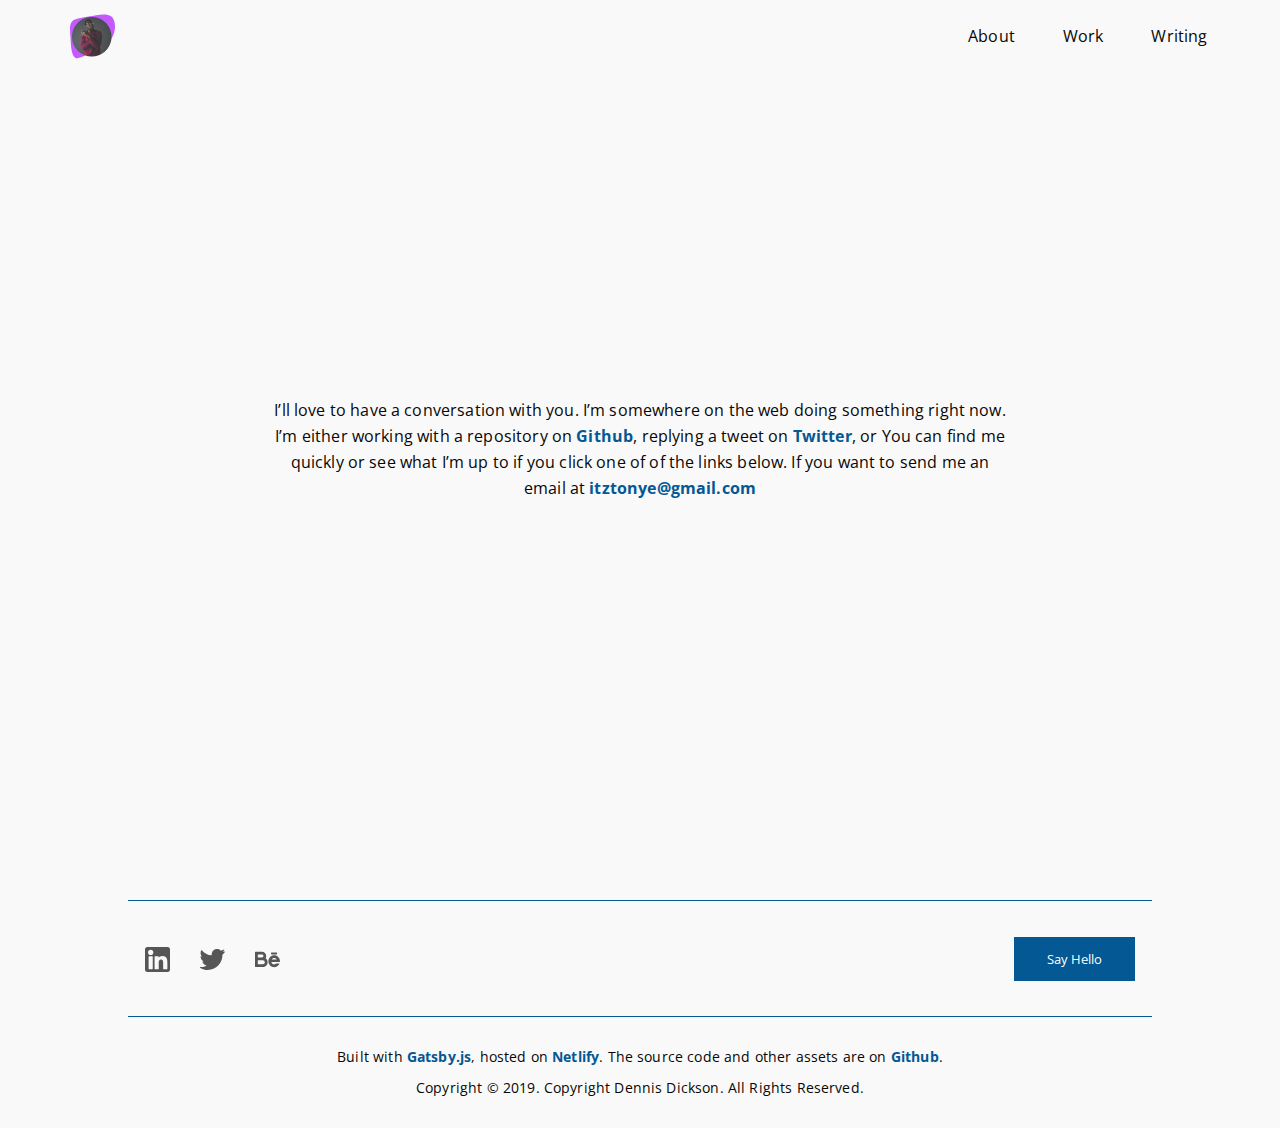
<file: contact.html>
<!DOCTYPE html>
<html lang="en">

<head>
    <meta charset="utf-8">
    <meta name="viewport" content="width=device-width, initial-scale=1">
    <link rel="apple-touch-icon" sizes="180x180" href="favicons/apple-touch-icon.png">
    <link rel="icon" type="image/png" sizes="32x32" href="favicons/favicon-32x32.png">
    <link rel="icon" type="image/png" sizes="16x16" href="favicons/favicon-16x16.png">
    <link rel="manifest" href="favicons/site.webmanifest">
    <link rel="mask-icon" href="favicons/safari-pinned-tab.svg" color="#2274a5">
    <meta name="msapplication-TileColor" content="#ffffff">
    <meta name="theme-color" content="#ffffff">

    <link rel="canonical" href="https://monetran.com/" />

    <link href="css/style.css" rel="stylesheet" />

    <title>Contact | Dennis Dickson | Frontend Designer and Developer.</title>
    <meta property="og:image" content="https://res.cloudinary.com/psybug/image/upload/v1550574723/android-chrome-512x512_xtcrp6.png" />
    <meta property="og:title" content="Dennis Dickson" />
    <meta property="og:locale" content="en_US" />
    <meta name="description" content="Dennis Dickson | Frontend Designer and Developer.." />
    <meta property="og:description" content="Dennis Dickson | Frontend Designer and Developer." />
    <link rel="canonical" href="https://tonye.design/" />
    <meta property="og:url" content="https://tonye.design/" />
    <meta property="og:site_name" content="tonye" />
    <script type="application/ld+json">
        {
            "name": "Dennis Dickson | Frontend Designer and Developer.",
            "description": "Dennis Dickson | Frontend Designer and Developer.",
            "@type": "WebSite",
            "url": "https://psybuglite.github.io/website",
            "headline": "Home",
            "@context": "http://schema.org"
        }
    </script>
</head>

<body class="is-home">
    <a class="skip-link sr" href="#main"></a>
    <h1 class="sr">
        Tonye
    </h1>
    <header class="site-header pos-a w-100">
        <div class="main-wrap wrapper-x py-h mx-auto">
            <nav class="d-flx j-c-sb al-i-c">
                <a href="index.html" class="logo-area d-flx al-i-c">
                    <div class="prefix is-wider d-flx flex-dir-col al-i-c j-c-c">
                        <div class="back-svg pos-a">
                                <svg width="45" height="45" viewBox="0 0 60 59" fill="none" xmlns="http://www.w3.org/2000/svg">
                                    <path d="M54.7957 2.579C61.3515 7.55528 61.4194 20.9216 56.6469 29.7193C51.8914 38.5339 42.2955 42.7969 32.3939 48.2827C22.4753 53.7854 12.268 60.5111 6.98601 57.6917C1.70402 54.8894 1.38132 42.5251 0.684985 32.3008C0.00562906 22.0935 -1.03039 14.0092 2.50226 9.72922C6.03491 5.43229 14.1362 4.93976 24.7002 2.96963C35.2472 1.01648 48.2569 -2.39728 54.7957 2.579Z" fill="#C359FF"/>
                                </svg>                                
                        </div>
                        <img src="img/small-pic.png" class="small-avatar z-depth-2" alt="">
                    </div>
                </a>
                <ul class="none d-flx al-i-c topmenu">
                    <li class="my-h">
                        <a href="about.html" class="tx-c d-blk py-h co-richblack">
                            About
                        </a>
                    </li>
                    <li class="my-h">
                        <a href="work.html" class="tx-c d-blk py-h co-richblack">
                            Work
                        </a>
                    </li>
                    <li class="my-h">
                        <a href="writing.html" class="tx-c d-blk py-h co-richblack">
                            Writing
                        </a>
                    </li>
                </ul>
            </nav>
        </div>
    </header>



    <main>
        <section class="width-100-pc">
            <div class="wrapper maxwidth-tb mx-auto min-height-60-vh d-flx flex-dir-col j-c-c">
                <p class="co-richblack tx-c">
                    I’ll love to have a conversation with you. I’m somewhere on the web doing something right now. I’m either working with a repository on <a href="http://github.com/psybuglite" class="fw-bold co-primary">Github</a>, replying a tweet on <a href="http://twitter.com/psybugite" class="fw-bold co-primary">Twitter</a>,  or  You can find me quickly or see what I’m up to if you click one of of the links below. If you want to send me an email at <a href="mailto:itztonye@gmail.com" class="fw-bold co-primary">itztonye@gmail.com</a>
                </p>
            </div>
        </section>
    </main>

    

    <footer class="width-100-pc">
        <div class="d-flx al-i-c j-c-sb wrapper top-bottom-border maxwidth-sl mx-auto">
            <div class="d-flx py-1">
                <a href="" class="d-blk prefix is-wider">
                    <svg width="25" height="25" viewBox="0 0 25 25" fill="none" xmlns="http://www.w3.org/2000/svg">
                        <path d="M22.7385 0H2.26145C1.0125 0 0 1.0125 0 2.26145V22.7385C0 23.9875 1.0125 25 2.26145 25H22.7385C23.9875 25 25 23.9875 25 22.7385V2.26145C25 1.0125 23.9875 0 22.7385 0ZM7.73606 21.5866C7.73606 21.9501 7.44143 22.2448 7.07795 22.2448H4.27651C3.91302 22.2448 3.61839 21.9501 3.61839 21.5866V9.84313C3.61839 9.47965 3.91302 9.18501 4.27651 9.18501H7.07795C7.44143 9.18501 7.73606 9.47965 7.73606 9.84313V21.5866ZM5.67723 8.07801C4.2074 8.07801 3.01584 6.88645 3.01584 5.41662C3.01584 3.94679 4.2074 2.75524 5.67723 2.75524C7.14706 2.75524 8.33861 3.94679 8.33861 5.41662C8.33861 6.88645 7.14712 8.07801 5.67723 8.07801ZM22.3763 21.6397C22.3763 21.9738 22.1054 22.2448 21.7712 22.2448H18.7651C18.4309 22.2448 18.1599 21.9738 18.1599 21.6397V16.1313C18.1599 15.3096 18.401 12.5304 16.0125 12.5304C14.1598 12.5304 13.784 14.4327 13.7086 15.2863V21.6397C13.7086 21.9738 13.4377 22.2448 13.1035 22.2448H10.196C9.86185 22.2448 9.5909 21.9738 9.5909 21.6397V9.79012C9.5909 9.45596 9.86185 9.18501 10.196 9.18501H13.1035C13.4376 9.18501 13.7086 9.45596 13.7086 9.79012V10.8147C14.3955 9.7837 15.4165 8.98796 17.5902 8.98796C22.4039 8.98796 22.3763 13.4851 22.3763 15.956V21.6397Z" fill="#565656"/>
                    </svg>   
                </a>
                <a href="" class="d-blk suffix prefix is-wider">
                    <svg width="25" height="25" viewBox="0 0 25 25" fill="none" xmlns="http://www.w3.org/2000/svg">
                        <path d="M24.6024 4.5215C24.0469 4.76781 23.4703 4.96213 22.8786 5.10281C23.5306 4.48329 24.0208 3.7084 24.2973 2.84348C24.3762 2.59656 24.108 2.38304 23.8851 2.51525C23.062 3.00348 22.1754 3.36974 21.2498 3.60398C21.1961 3.61758 21.1407 3.62446 21.0851 3.62446C20.9165 3.62446 20.7526 3.56187 20.6237 3.44825C19.6389 2.58035 18.3724 2.10236 17.0575 2.10236C16.4885 2.10236 15.914 2.19104 15.35 2.36598C13.6023 2.90803 12.2539 4.34962 11.8308 6.12821C11.6721 6.79534 11.6291 7.46307 11.703 8.11283C11.7115 8.1875 11.6762 8.23961 11.6544 8.26405C11.6162 8.3069 11.562 8.33146 11.5057 8.33146C11.4995 8.33146 11.493 8.33116 11.4866 8.33055C7.6611 7.97514 4.21143 6.13211 1.77303 3.14105C1.64868 2.98848 1.41024 3.0072 1.31113 3.17719C0.833626 3.9964 0.581283 4.93336 0.581283 5.88678C0.581283 7.34793 1.16832 8.72491 2.18799 9.72874C1.75919 9.62707 1.34416 9.46695 0.95864 9.25282C0.772125 9.1492 0.542639 9.28239 0.540018 9.49572C0.513321 11.6664 1.78418 13.5978 3.68797 14.4676C3.64963 14.4685 3.61129 14.4689 3.57289 14.4689C3.27112 14.4689 2.96556 14.4398 2.66482 14.3823C2.45478 14.3422 2.27832 14.5414 2.34354 14.7451C2.96148 16.6743 4.62256 18.0963 6.61034 18.4192C4.9606 19.5266 3.03944 20.1108 1.03989 20.1108L0.416528 20.1104C0.224467 20.1104 0.0620283 20.2356 0.0130835 20.4216C-0.03513 20.6049 0.0536778 20.7982 0.217457 20.8934C2.47063 22.2047 5.04069 22.8977 7.65092 22.8977C9.93573 22.8977 12.073 22.4443 14.0033 21.5501C15.773 20.7304 17.3368 19.5586 18.6513 18.0672C19.8758 16.678 20.8334 15.0743 21.4973 13.3007C22.1301 11.61 22.4646 9.80609 22.4646 8.08381V8.00177C22.4646 7.72523 22.5896 7.46502 22.8079 7.2879C23.6359 6.61559 24.357 5.82418 24.951 4.93567C25.1078 4.70107 24.8604 4.40703 24.6024 4.5215Z" fill="#565656"/>
                    </svg> 
                </a>
                <a href="" class="d-blk suffix is-wider">
                    <svg width="25" height="25" viewBox="0 0 25 25" fill="none" xmlns="http://www.w3.org/2000/svg">
                        <g clip-path="url(#clip0)">
                        <path d="M10.5803 11.2687C11.013 10.5951 11.2601 9.7916 11.2458 8.9301C11.2076 6.62474 9.289 4.79272 6.98326 4.79272H0.545979C0.244469 4.79272 0 5.03719 0 5.3387V19.495C0 19.7966 0.244469 20.041 0.545979 20.041H7.73668C10.4055 20.041 12.6163 17.9019 12.6273 15.2331C12.634 13.5974 11.8228 12.1473 10.5803 11.2687ZM2.82407 7.6168H7.03823C7.80141 7.6168 8.42237 8.2377 8.42237 9.00094C8.42237 9.76412 7.80146 10.3851 7.03823 10.3851H2.82407V7.6168ZM7.79939 17.217H2.82407V13.2091H7.03823H7.79934C8.90427 13.2091 9.80324 14.1081 9.80324 15.2131C9.80324 16.318 8.90432 17.217 7.79939 17.217Z" fill="#565656"/>
                        <path d="M25 14.2292C25 10.9328 22.402 8.25116 19.2085 8.25116C16.015 8.25116 13.417 10.9329 13.417 14.2292C13.417 17.5254 16.0151 20.2072 19.2085 20.2072C21.1463 20.2072 22.9468 19.2139 24.025 17.5499C24.1594 17.3425 24.2815 17.1257 24.3899 16.9023C24.4685 16.7401 24.3492 16.5514 24.1689 16.5509L21.322 16.5439C21.259 16.5437 21.1993 16.5694 21.1542 16.6133C20.6166 17.136 19.9575 17.3831 19.2085 17.3831C17.7937 17.3831 16.6076 16.3249 16.3124 14.9142H24.4333C24.7463 14.9142 25 14.6605 25 14.3475V14.2292ZM19.2085 11.0752C20.2447 11.0752 21.158 11.6431 21.689 12.501H16.7281C17.259 11.6431 18.1723 11.0752 19.2085 11.0752Z" fill="#565656"/>
                        <path d="M21.615 7.54942H16.4782C16.2385 7.54942 16.0443 7.35512 16.0443 7.11545V5.82679C16.0443 5.58712 16.2385 5.39282 16.4782 5.39282H21.615C21.8547 5.39282 22.049 5.58712 22.049 5.82679V7.11545C22.049 7.35518 21.8547 7.54942 21.615 7.54942Z" fill="#565656"/>
                        </g>
                        <defs>
                        <clipPath id="clip0">
                        <rect width="25" height="25" fill="white"/>
                        </clipPath>
                        </defs>
                    </svg>
                </a>
            </div>
            <div>
                <button class="bg-primary d-ibl thin-primary-border px-2 py-hh co-white">
                    Say Hello
                </button>
            </div>
        </div>
        <div class="wrapper tx-c maxwidth-sl mx-auto">
            <p class="mb-h co-richblack picotext">
                Built with <a href="http://gatsbyjs.org" class="co-primary fw-bold">Gatsby.js</a>, hosted on <a href="http://netlify.com" class="co-primary fw-bold">Netlify</a>. The source code and other assets are on <a href="http://github.com" class="co-primary fw-bold">Github</a>.
            </p>
            <p class="co-richblack picotext">
                Copyright &copy; 2019. Copyright Dennis Dickson. All Rights Reserved.
            </p>
        </div>
    </footer>

    <script src="js/main.js"></script>
</body>

</html>
</file>
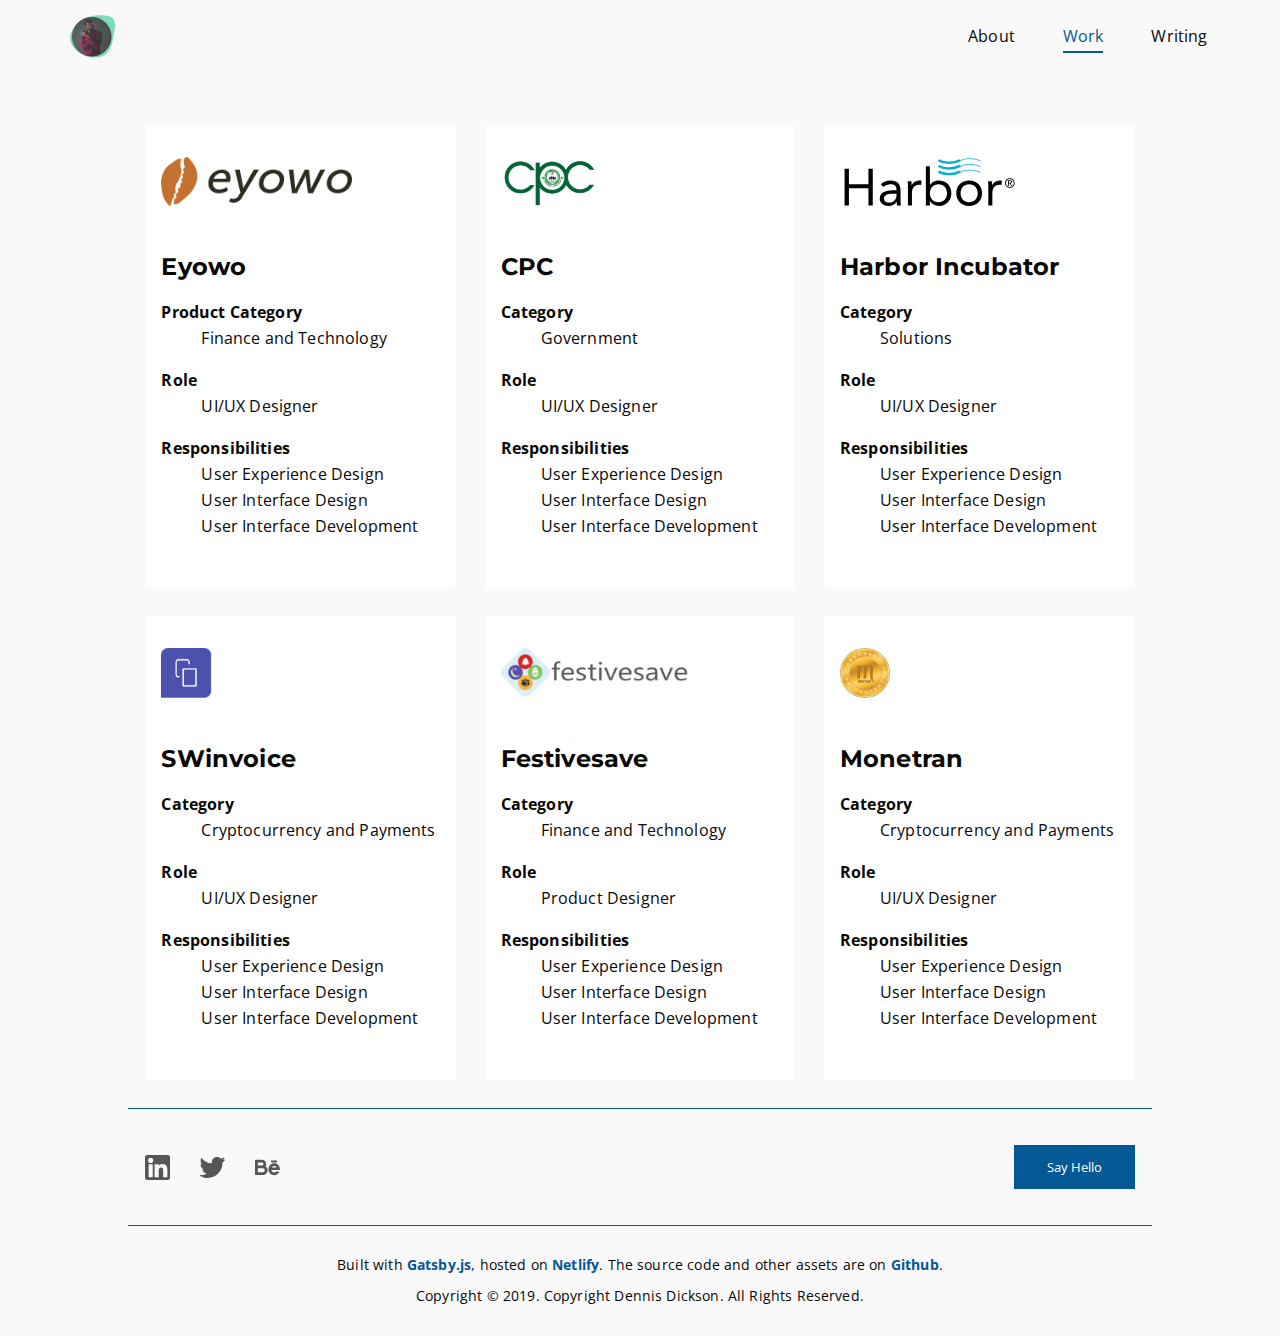
<file: work.html>
<!DOCTYPE html>
<html lang="en">

<head>
    <meta charset="utf-8">
    <meta name="viewport" content="width=device-width, initial-scale=1">
    <link rel="apple-touch-icon" sizes="180x180" href="favicons/apple-touch-icon.png">
    <link rel="icon" type="image/png" sizes="32x32" href="favicons/favicon-32x32.png">
    <link rel="icon" type="image/png" sizes="16x16" href="favicons/favicon-16x16.png">
    <link rel="manifest" href="favicons/site.webmanifest">
    <link rel="mask-icon" href="favicons/safari-pinned-tab.svg" color="#2274a5">
    <meta name="msapplication-TileColor" content="#ffffff">
    <meta name="theme-color" content="#ffffff">

    <link rel="canonical" href="https://monetran.com/" />

    <link href="css/style.css" rel="stylesheet" />

    <title>Work | Dennis Dickson | Frontend Designer and Developer.</title>
    <meta property="og:image" content="https://res.cloudinary.com/psybug/image/upload/v1550574723/android-chrome-512x512_xtcrp6.png" />
    <meta property="og:title" content="Dennis Dickson" />
    <meta property="og:locale" content="en_US" />
    <meta name="description" content="Dennis Dickson | Frontend Designer and Developer.." />
    <meta property="og:description" content="Dennis Dickson | Frontend Designer and Developer." />
    <link rel="canonical" href="https://tonye.design/" />
    <meta property="og:url" content="https://tonye.design/" />
    <meta property="og:site_name" content="tonye" />
    <script type="application/ld+json">
        {
            "name": "Dennis Dickson | Frontend Designer and Developer.",
            "description": "Dennis Dickson | Frontend Designer and Developer.",
            "@type": "WebSite",
            "url": "https://psybuglite.github.io/website",
            "headline": "Home",
            "@context": "http://schema.org"
        }
    </script>
</head>

<body class="is-home">
    <a class="skip-link sr" href="#main"></a>
    <h1 class="sr">
        Tonye
    </h1>
    <header class="site-header pos-a w-100">
        <div class="main-wrap wrapper-x py-h mx-auto">
            <nav class="d-flx j-c-sb al-i-c">
                <a href="index.html" class="logo-area bg-bg d-flx al-i-c">
                    <div class="prefix is-wider d-flx flex-dir-col al-i-c j-c-c">
                        <div class="back-svg pos-a">
                            <svg width="45" height="45" viewBox="0 0 60 57" fill="none" xmlns="http://www.w3.org/2000/svg">
                                <path d="M57.8152 4.87573C61.4291 9.52666 59.8421 18.2314 58.1608 27.439C56.4639 36.6466 54.7041 46.3727 48.0891 51.7307C41.4898 57.073 30.0667 58.0629 19.9006 54.0876C9.71887 50.0966 0.825534 41.1247 0.055616 31.9485C-0.714302 22.7724 6.6392 13.4077 14.0713 7.89255C21.5033 2.37742 28.9982 0.696173 37.1688 0.161945C45.3393 -0.372284 54.1855 0.224795 57.8152 4.87573Z" fill="#7BDCB5"/>
                            </svg>
                        </div>
                        <img src="img/small-pic.png" class="small-avatar z-depth-2" alt="">
                    </div>
                </a>
                <ul class="none d-flx al-i-c topmenu">
                    <li class="my-h">
                        <a href="about.html" class="tx-c d-blk py-h co-richblack">
                            About
                        </a>
                    </li>
                    <li class="my-h">
                        <a href="work.html" class="tx-c d-blk py-h co-richblack is-active">
                            Work
                        </a>
                    </li>
                    <li class="my-h">
                        <a href="writing.html" class="tx-c d-blk py-h co-richblack">
                            Writing
                        </a>
                    </li>
                </ul>
            </nav>
        </div>
    </header>



    <main>
        <section class="width-100-pc hide-flow-x writing-m-top">
            <div class="maxwidth-sl mx-auto wrapper tx-c h-100">
                <div class="grid is-multi-col mostly-3">
                    <div class="work-item px-1 py-2">
                        <a href="">
                            <img src="img/eyowo.png" class="w-link" alt="Eyowo logo">
                        </a>
                        <div class="pt-1 co-richblack tx-l">
                            <h3>Eyowo</h3>
                            <div>
                                <dl class="mb-1">
                                    <dt class="fw-bold">Product Category</dt>
                                    <dd>Finance and Technology</dd>
                                </dl>
                                <dl class="mb-1">
                                    <dt class="fw-bold">Role</dt>
                                    <dd>UI/UX Designer</dd>
                                </dl>
                                <dl class="mb-1">
                                    <dt class="fw-bold">Responsibilities</dt>
                                    <dd>User Experience Design</dd>
                                    <dd>User Interface Design</dd>
                                    <dd>User Interface Development</dd>
                                </dl>
                            </div>
                        </div>
                    </div>
                    <div class="work-item px-1 py-2">
                        <a href="http://cpc.gov.ng" class="">
                            <img src="img/cpc.png" class="w-link" alt="CPC logo">
                        </a>
                        <div class="pt-1 co-richblack tx-l">
                            <h3>CPC</h3>
                            <div>
                                <dl class="mb-1">
                                    <dt class="fw-bold">Category</dt>
                                    <dd>Government</dd>
                                </dl>
                                <dl class="mb-1">
                                    <dt class="fw-bold">Role</dt>
                                    <dd>UI/UX Designer</dd>
                                </dl>
                                <dl class="mb-1">
                                    <dt class="fw-bold">Responsibilities</dt>
                                    <dd>User Experience Design</dd>
                                    <dd>User Interface Design</dd>
                                    <dd>User Interface Development</dd>
                                </dl>
                            </div>
                        </div>
                    </div>
                    <div class="work-item px-1 py-2">
                        <a href="" class="">
                            <img src="img/harbor.svg" class="w-link" alt="CPC logo">
                        </a>
                        <div class="pt-1 co-richblack tx-l">
                            <h3>Harbor Incubator</h3>
                            <div>
                                <dl class="mb-1">
                                    <dt class="fw-bold">Category</dt>
                                    <dd>Solutions</dd>
                                </dl>
                                <dl class="mb-1">
                                    <dt class="fw-bold">Role</dt>
                                    <dd>UI/UX Designer</dd>
                                </dl>
                                <dl class="mb-1">
                                    <dt class="fw-bold">Responsibilities</dt>
                                    <dd>User Experience Design</dd>
                                    <dd>User Interface Design</dd>
                                    <dd>User Interface Development</dd>
                                </dl>
                            </div>
                        </div>
                    </div>
                    <div class="work-item px-1 py-2">
                        <a href="" class="">
                            <img src="img/swinvoice.png" class="w-link" alt="SWInvoice logo">
                        </a>
                        <div class="pt-1 co-richblack tx-l">
                            <h3>SWinvoice</h3>
                            <div>
                                <dl class="mb-1">
                                    <dt class="fw-bold">Category</dt>
                                    <dd>Cryptocurrency and Payments</dd>
                                </dl>
                                <dl class="mb-1">
                                    <dt class="fw-bold">Role</dt>
                                    <dd>UI/UX Designer</dd>
                                </dl>
                                <dl class="mb-1">
                                    <dt class="fw-bold">Responsibilities</dt>
                                    <dd>User Experience Design</dd>
                                    <dd>User Interface Design</dd>
                                    <dd>User Interface Development</dd>
                                </dl>
                            </div>
                        </div>
                    </div>
                    <div class="work-item px-1 py-2">
                        <a href="" class="">
                            <img src="img/festivesave.png" class="w-link" alt="Festivesave logo">
                        </a>
                        <div class="pt-1 co-richblack tx-l">
                            <h3>Festivesave</h3>
                            <div>
                                <dl class="mb-1">
                                    <dt class="fw-bold">Category</dt>
                                    <dd>Finance and Technology</dd>
                                </dl>
                                <dl class="mb-1">
                                    <dt class="fw-bold">Role</dt>
                                    <dd>Product Designer</dd>
                                </dl>
                                <dl class="mb-1">
                                    <dt class="fw-bold">Responsibilities</dt>
                                    <dd>User Experience Design</dd>
                                    <dd>User Interface Design</dd>
                                    <dd>User Interface Development</dd>
                                </dl>
                            </div>
                        </div>
                    </div>
                    <div class="work-item px-1 py-2">
                        <a href="" class="">
                            <img src="img/monetran.png" class="w-link" alt="Monetran logo">
                        </a>
                        <div class="pt-1 co-richblack tx-l">
                            <h3>Monetran</h3>
                            <div>
                                <dl class="mb-1">
                                    <dt class="fw-bold">Category</dt>
                                    <dd>Cryptocurrency and Payments</dd>
                                </dl>
                                <dl class="mb-1">
                                    <dt class="fw-bold">Role</dt>
                                    <dd>UI/UX Designer</dd>
                                </dl>
                                <dl class="mb-1">
                                    <dt class="fw-bold">Responsibilities</dt>
                                    <dd>User Experience Design</dd>
                                    <dd>User Interface Design</dd>
                                    <dd>User Interface Development</dd>
                                </dl>
                            </div>
                        </div>
                    </div>
                </div>
            </div>
        </section>
    </main>


    <footer class="width-100-pc">
        <div class="d-flx al-i-c j-c-sb wrapper top-bottom-border maxwidth-sl mx-auto">
            <div class="d-flx py-1">
                <a href="" class="d-blk prefix is-wider">
                    <svg width="25" height="25" viewBox="0 0 25 25" fill="none" xmlns="http://www.w3.org/2000/svg">
                        <path d="M22.7385 0H2.26145C1.0125 0 0 1.0125 0 2.26145V22.7385C0 23.9875 1.0125 25 2.26145 25H22.7385C23.9875 25 25 23.9875 25 22.7385V2.26145C25 1.0125 23.9875 0 22.7385 0ZM7.73606 21.5866C7.73606 21.9501 7.44143 22.2448 7.07795 22.2448H4.27651C3.91302 22.2448 3.61839 21.9501 3.61839 21.5866V9.84313C3.61839 9.47965 3.91302 9.18501 4.27651 9.18501H7.07795C7.44143 9.18501 7.73606 9.47965 7.73606 9.84313V21.5866ZM5.67723 8.07801C4.2074 8.07801 3.01584 6.88645 3.01584 5.41662C3.01584 3.94679 4.2074 2.75524 5.67723 2.75524C7.14706 2.75524 8.33861 3.94679 8.33861 5.41662C8.33861 6.88645 7.14712 8.07801 5.67723 8.07801ZM22.3763 21.6397C22.3763 21.9738 22.1054 22.2448 21.7712 22.2448H18.7651C18.4309 22.2448 18.1599 21.9738 18.1599 21.6397V16.1313C18.1599 15.3096 18.401 12.5304 16.0125 12.5304C14.1598 12.5304 13.784 14.4327 13.7086 15.2863V21.6397C13.7086 21.9738 13.4377 22.2448 13.1035 22.2448H10.196C9.86185 22.2448 9.5909 21.9738 9.5909 21.6397V9.79012C9.5909 9.45596 9.86185 9.18501 10.196 9.18501H13.1035C13.4376 9.18501 13.7086 9.45596 13.7086 9.79012V10.8147C14.3955 9.7837 15.4165 8.98796 17.5902 8.98796C22.4039 8.98796 22.3763 13.4851 22.3763 15.956V21.6397Z" fill="#565656"/>
                    </svg>   
                </a>
                <a href="" class="d-blk suffix prefix is-wider">
                    <svg width="25" height="25" viewBox="0 0 25 25" fill="none" xmlns="http://www.w3.org/2000/svg">
                        <path d="M24.6024 4.5215C24.0469 4.76781 23.4703 4.96213 22.8786 5.10281C23.5306 4.48329 24.0208 3.7084 24.2973 2.84348C24.3762 2.59656 24.108 2.38304 23.8851 2.51525C23.062 3.00348 22.1754 3.36974 21.2498 3.60398C21.1961 3.61758 21.1407 3.62446 21.0851 3.62446C20.9165 3.62446 20.7526 3.56187 20.6237 3.44825C19.6389 2.58035 18.3724 2.10236 17.0575 2.10236C16.4885 2.10236 15.914 2.19104 15.35 2.36598C13.6023 2.90803 12.2539 4.34962 11.8308 6.12821C11.6721 6.79534 11.6291 7.46307 11.703 8.11283C11.7115 8.1875 11.6762 8.23961 11.6544 8.26405C11.6162 8.3069 11.562 8.33146 11.5057 8.33146C11.4995 8.33146 11.493 8.33116 11.4866 8.33055C7.6611 7.97514 4.21143 6.13211 1.77303 3.14105C1.64868 2.98848 1.41024 3.0072 1.31113 3.17719C0.833626 3.9964 0.581283 4.93336 0.581283 5.88678C0.581283 7.34793 1.16832 8.72491 2.18799 9.72874C1.75919 9.62707 1.34416 9.46695 0.95864 9.25282C0.772125 9.1492 0.542639 9.28239 0.540018 9.49572C0.513321 11.6664 1.78418 13.5978 3.68797 14.4676C3.64963 14.4685 3.61129 14.4689 3.57289 14.4689C3.27112 14.4689 2.96556 14.4398 2.66482 14.3823C2.45478 14.3422 2.27832 14.5414 2.34354 14.7451C2.96148 16.6743 4.62256 18.0963 6.61034 18.4192C4.9606 19.5266 3.03944 20.1108 1.03989 20.1108L0.416528 20.1104C0.224467 20.1104 0.0620283 20.2356 0.0130835 20.4216C-0.03513 20.6049 0.0536778 20.7982 0.217457 20.8934C2.47063 22.2047 5.04069 22.8977 7.65092 22.8977C9.93573 22.8977 12.073 22.4443 14.0033 21.5501C15.773 20.7304 17.3368 19.5586 18.6513 18.0672C19.8758 16.678 20.8334 15.0743 21.4973 13.3007C22.1301 11.61 22.4646 9.80609 22.4646 8.08381V8.00177C22.4646 7.72523 22.5896 7.46502 22.8079 7.2879C23.6359 6.61559 24.357 5.82418 24.951 4.93567C25.1078 4.70107 24.8604 4.40703 24.6024 4.5215Z" fill="#565656"/>
                    </svg> 
                </a>
                <a href="" class="d-blk suffix is-wider">
                    <svg width="25" height="25" viewBox="0 0 25 25" fill="none" xmlns="http://www.w3.org/2000/svg">
                        <g clip-path="url(#clip0)">
                        <path d="M10.5803 11.2687C11.013 10.5951 11.2601 9.7916 11.2458 8.9301C11.2076 6.62474 9.289 4.79272 6.98326 4.79272H0.545979C0.244469 4.79272 0 5.03719 0 5.3387V19.495C0 19.7966 0.244469 20.041 0.545979 20.041H7.73668C10.4055 20.041 12.6163 17.9019 12.6273 15.2331C12.634 13.5974 11.8228 12.1473 10.5803 11.2687ZM2.82407 7.6168H7.03823C7.80141 7.6168 8.42237 8.2377 8.42237 9.00094C8.42237 9.76412 7.80146 10.3851 7.03823 10.3851H2.82407V7.6168ZM7.79939 17.217H2.82407V13.2091H7.03823H7.79934C8.90427 13.2091 9.80324 14.1081 9.80324 15.2131C9.80324 16.318 8.90432 17.217 7.79939 17.217Z" fill="#565656"/>
                        <path d="M25 14.2292C25 10.9328 22.402 8.25116 19.2085 8.25116C16.015 8.25116 13.417 10.9329 13.417 14.2292C13.417 17.5254 16.0151 20.2072 19.2085 20.2072C21.1463 20.2072 22.9468 19.2139 24.025 17.5499C24.1594 17.3425 24.2815 17.1257 24.3899 16.9023C24.4685 16.7401 24.3492 16.5514 24.1689 16.5509L21.322 16.5439C21.259 16.5437 21.1993 16.5694 21.1542 16.6133C20.6166 17.136 19.9575 17.3831 19.2085 17.3831C17.7937 17.3831 16.6076 16.3249 16.3124 14.9142H24.4333C24.7463 14.9142 25 14.6605 25 14.3475V14.2292ZM19.2085 11.0752C20.2447 11.0752 21.158 11.6431 21.689 12.501H16.7281C17.259 11.6431 18.1723 11.0752 19.2085 11.0752Z" fill="#565656"/>
                        <path d="M21.615 7.54942H16.4782C16.2385 7.54942 16.0443 7.35512 16.0443 7.11545V5.82679C16.0443 5.58712 16.2385 5.39282 16.4782 5.39282H21.615C21.8547 5.39282 22.049 5.58712 22.049 5.82679V7.11545C22.049 7.35518 21.8547 7.54942 21.615 7.54942Z" fill="#565656"/>
                        </g>
                        <defs>
                        <clipPath id="clip0">
                        <rect width="25" height="25" fill="white"/>
                        </clipPath>
                        </defs>
                    </svg>
                </a>
            </div>
            <div>
                <button class="bg-primary d-ibl thin-primary-border px-2 py-hh co-white">
                    Say Hello
                </button>
            </div>
        </div>
        <div class="wrapper tx-c maxwidth-sl mx-auto">
            <p class="mb-h co-richblack picotext">
                Built with <a href="http://gatsbyjs.org" class="co-primary fw-bold">Gatsby.js</a>, hosted on <a href="http://netlify.com" class="co-primary fw-bold">Netlify</a>. The source code and other assets are on <a href="http://github.com" class="co-primary fw-bold">Github</a>.
            </p>
            <p class="co-richblack picotext">
                Copyright &copy; 2019. Copyright Dennis Dickson. All Rights Reserved.
            </p>
        </div>
    </footer>

    <script src="js/main.js"></script>
</body>

</html>
</file>
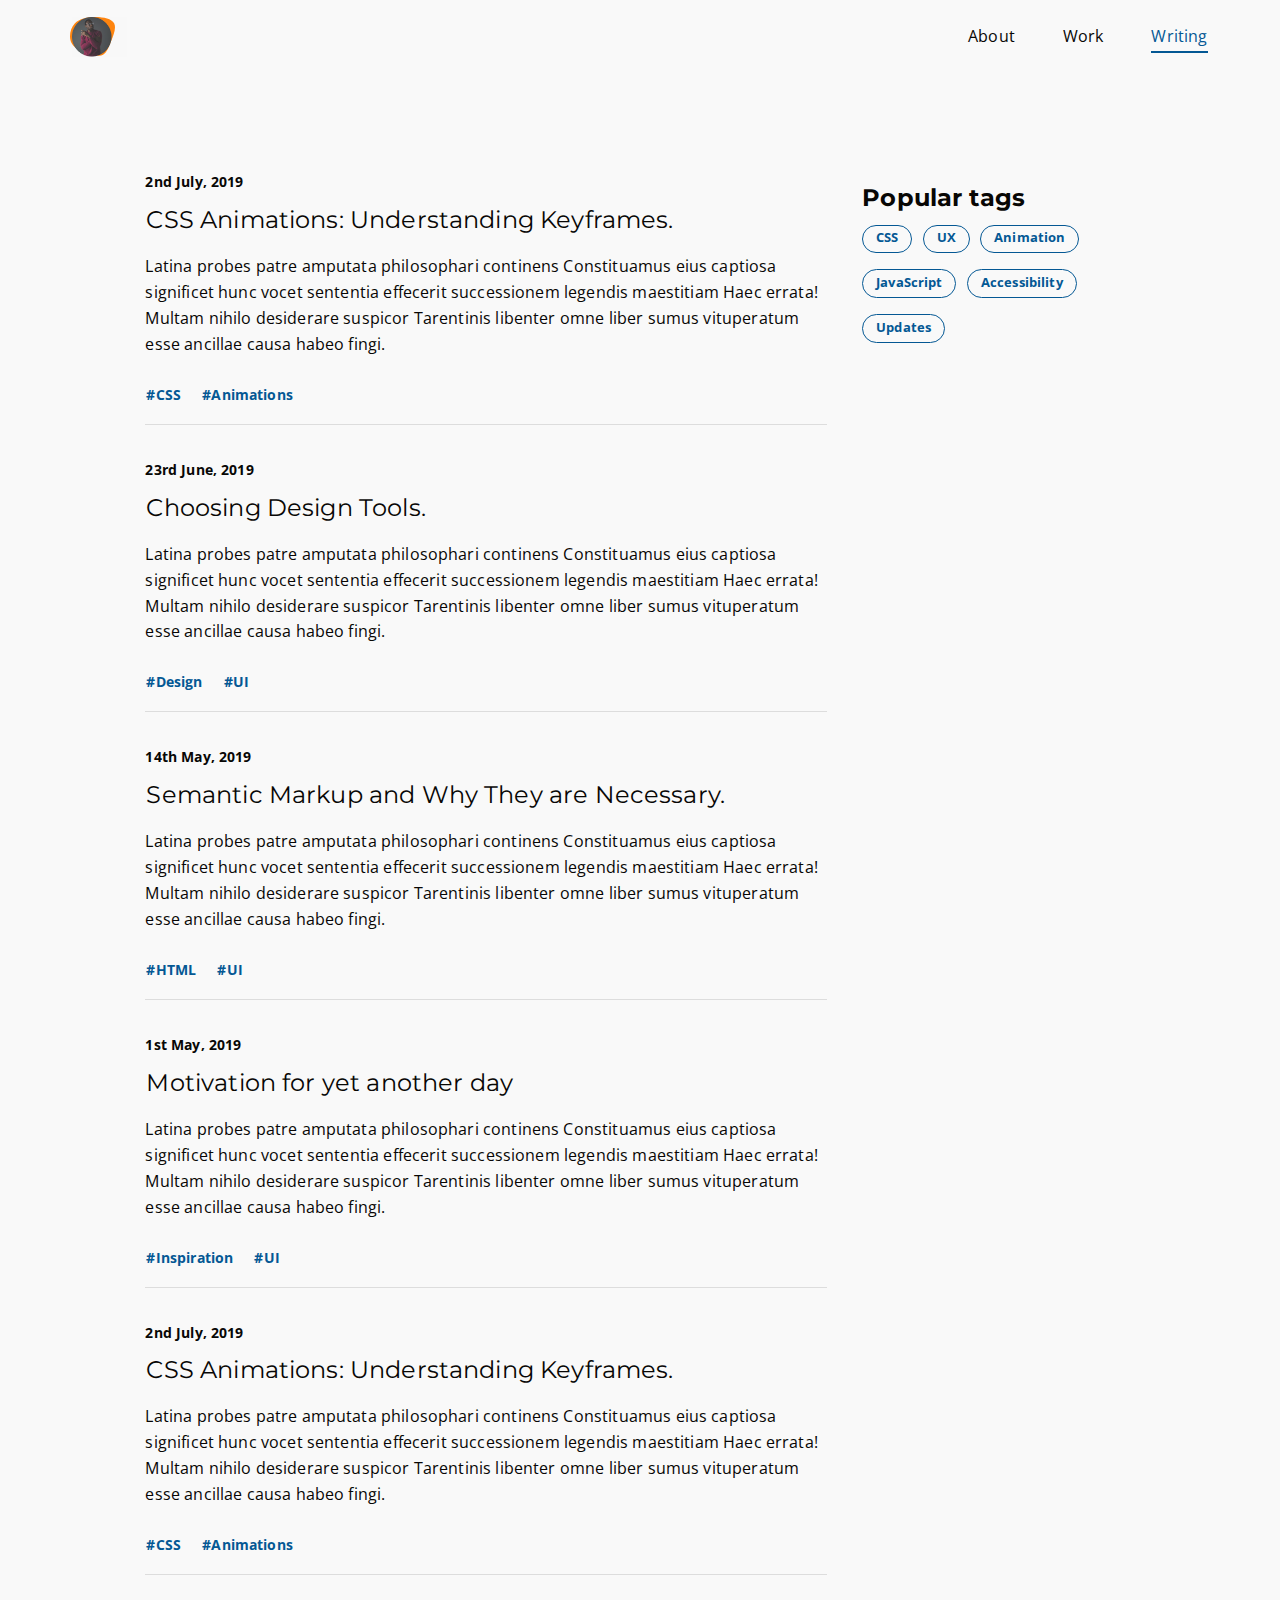
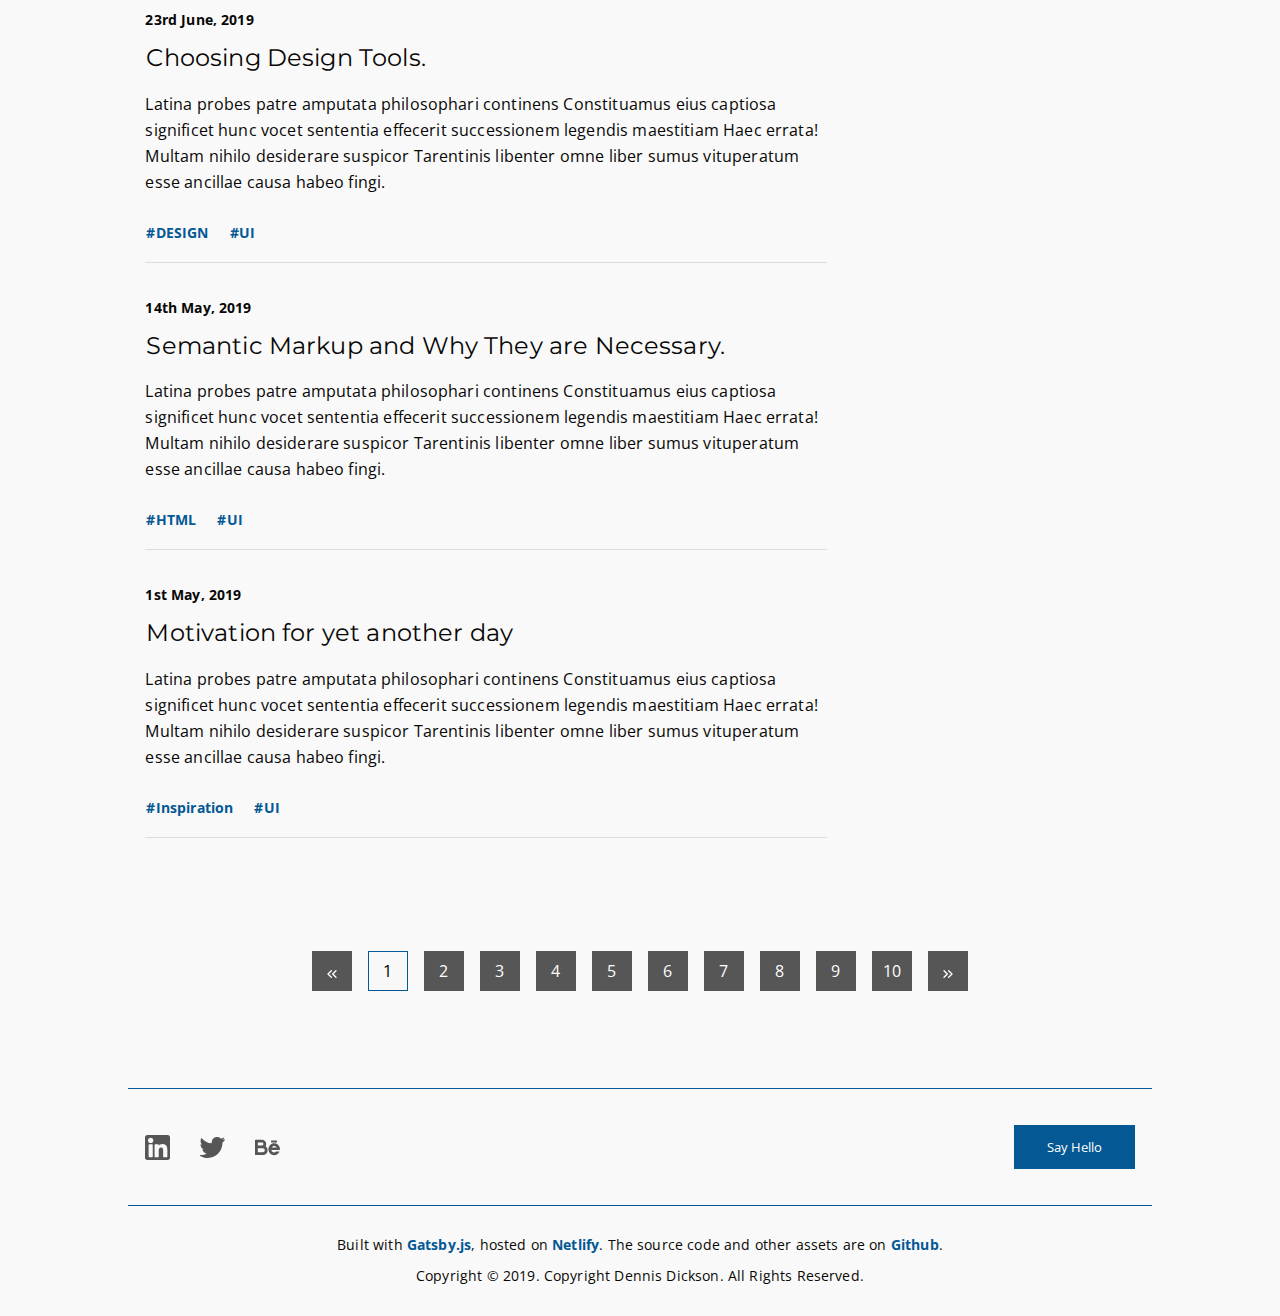
<file: writing.html>
<!DOCTYPE html>
<html lang="en">

<head>
    <meta charset="utf-8">
    <meta name="viewport" content="width=device-width, initial-scale=1">
    <link rel="apple-touch-icon" sizes="180x180" href="favicons/apple-touch-icon.png">
    <link rel="icon" type="image/png" sizes="32x32" href="favicons/favicon-32x32.png">
    <link rel="icon" type="image/png" sizes="16x16" href="favicons/favicon-16x16.png">
    <link rel="manifest" href="favicons/site.webmanifest">
    <link rel="mask-icon" href="favicons/safari-pinned-tab.svg" color="#2274a5">
    <meta name="msapplication-TileColor" content="#ffffff">
    <meta name="theme-color" content="#ffffff">

    <link rel="canonical" href="https://monetran.com/" />

    <link href="css/style.css" rel="stylesheet" />

    <title>Writing | Dennis Dickson | Frontend Designer and Developer.</title>
    <meta property="og:image" content="https://res.cloudinary.com/psybug/image/upload/v1550574723/android-chrome-512x512_xtcrp6.png" />
    <meta property="og:title" content="Dennis Dickson" />
    <meta property="og:locale" content="en_US" />
    <meta name="description" content="Dennis Dickson | Frontend Designer and Developer.." />
    <meta property="og:description" content="Dennis Dickson | Frontend Designer and Developer." />
    <link rel="canonical" href="https://tonye.design/" />
    <meta property="og:url" content="https://tonye.design/" />
    <meta property="og:site_name" content="tonye" />
    <script type="application/ld+json">
        {
            "name": "Dennis Dickson | Frontend Designer and Developer.",
            "description": "Dennis Dickson | Frontend Designer and Developer.",
            "@type": "WebSite",
            "url": "https://psybuglite.github.io/website",
            "headline": "Home",
            "@context": "http://schema.org"
        }
    </script>
</head>

<body class="is-home">
    <a class="skip-link sr" href="#main"></a>
    <h1 class="sr">
        Tonye
    </h1>
    <header class="site-header pos-a w-100">
            <div class="main-wrap wrapper-x py-h mx-auto">
                <nav class="d-flx j-c-sb al-i-c">
                    <a href="index.html" class="logo-area bg-bg d-flx al-i-c">
                        <div class="prefix is-wider d-flx flex-dir-col al-i-c j-c-c">
                            <div class="back-svg pos-a">
                                <svg width="45" height="45" viewBox="0 0 60 52" fill="none" xmlns="http://www.w3.org/2000/svg">
                                    <path d="M58.8258 8.44706C62.0605 14.5334 57.932 24.4362 54.6406 32.7925C51.3491 41.1346 48.8663 47.9304 44.0994 50.3848C39.3325 52.8534 32.2814 50.9806 23.925 48.2992C15.5687 45.6178 5.92132 42.1278 2.03399 34.5943C-1.86752 27.0608 -0.0089856 15.4982 6.34693 8.70243C12.717 1.9067 23.5845 -0.122082 34.3101 0.00560429C45.0216 0.119103 55.6053 2.37489 58.8258 8.44706Z" fill="#FE840E"/>
                                </svg>
                            </div>
                            <img src="img/small-pic.png" class="small-avatar z-depth-2" alt="">
                        </div>
                    </a>
                    <ul class="none d-flx al-i-c topmenu">
                        <li class="my-h">
                            <a href="about.html" class="tx-c d-blk py-h co-richblack">
                                About
                            </a>
                        </li>
                        <li class="my-h">
                            <a href="work.html" class="tx-c d-blk py-h co-richblack">
                                Work
                            </a>
                        </li>
                        <li class="my-h">
                            <a href="writing.html" class="tx-c d-blk py-h is-active co-richblack">
                                Writing
                            </a>
                        </li>
                    </ul>
                </nav>
            </div>
        </header>



    <main>
        <section class="width-100-pc hide-flow-x  wrapper writing-m-top">
            <div class="clearfix maxwidth-sl mx-auto">
                <div class="left-80 wrapper">
                    <ul class="none blog-list">
                        <li class="borderline-bottom py-1 mb-1">
                            <span class="fw-bold picotext">2nd July, 2019</span>
                            <h4 class="m-0 largetext fw-normal">
                                <a href="article.html" class="py-h mb-h d-blk co-richblack">
                                    CSS Animations: Understanding Keyframes.
                                </a>
                            </h4>
                            <p>
                                Latina probes patre amputata philosophari continens Constituamus eius captiosa significet hunc vocet sententia effecerit successionem legendis maestitiam Haec errata! Multam nihilo desiderare suspicor Tarentinis libenter omne liber sumus vituperatum esse ancillae causa habeo fingi.
                            </p>
                            <span class="fw-bold picotext">
                               <a href="" class="co-primary prefix is-wider">#CSS</a>
                               <a href="" class="co-primary prefix is-wider">#Animations</a>
                            </span>
                        </li>
                        <li class="borderline-bottom py-1 mb-1">
                            <span class="fw-bold picotext">23rd June, 2019</span>
                            <h4 class="m-0 largetext fw-normal">
                                <a href="article.html" class="py-h mb-h d-blk co-richblack">
                                    Choosing Design Tools.
                                </a>
                            </h4>
                            <p>
                                Latina probes patre amputata philosophari continens Constituamus eius captiosa significet hunc vocet sententia effecerit successionem legendis maestitiam Haec errata! Multam nihilo desiderare suspicor Tarentinis libenter omne liber sumus vituperatum esse ancillae causa habeo fingi.
                            </p>
                            <span class="fw-bold picotext">
                               <a href="" class="co-primary prefix is-wider">#Design</a>
                               <a href="" class="co-primary prefix is-wider">#UI</a>
                            </span>
                        </li>
                        <li class="borderline-bottom py-1 mb-1">
                            <span class="fw-bold picotext">14th May, 2019</span>
                            <h4 class="m-0 largetext fw-normal">
                                <a href="article.html" class="py-h mb-h d-blk co-richblack">
                                    Semantic Markup and Why They are Necessary.
                                </a>
                            </h4>
                            <p>
                                Latina probes patre amputata philosophari continens Constituamus eius captiosa significet hunc vocet sententia effecerit successionem legendis maestitiam Haec errata! Multam nihilo desiderare suspicor Tarentinis libenter omne liber sumus vituperatum esse ancillae causa habeo fingi.
                            </p>
                            <span class="fw-bold picotext">
                                <a href="" class="co-primary prefix is-wider">#HTML</a>
                                <a href="" class="co-primary prefix is-wider">#UI</a>
                            </span>
                        </li>
                        <li class="borderline-bottom py-1 mb-1">
                            <span class="fw-bold picotext">1st May, 2019</span>
                            <h4 class="m-0 largetext fw-normal">
                                <a href="article.html" class="py-h mb-h d-blk co-richblack">
                                    Motivation for yet another day
                                </a>
                            </h4>
                            <p>
                                Latina probes patre amputata philosophari continens Constituamus eius captiosa significet hunc vocet sententia effecerit successionem legendis maestitiam Haec errata! Multam nihilo desiderare suspicor Tarentinis libenter omne liber sumus vituperatum esse ancillae causa habeo fingi.
                            </p>
                            <span class="fw-bold picotext">
                                <a href="" class="co-primary prefix is-wider">#Inspiration</a>
                                <a href="" class="co-primary prefix is-wider">#UI</a>
                            </span>
                        </li>
                        <li class="borderline-bottom py-1 mb-1">
                            <span class="fw-bold picotext">2nd July, 2019</span>
                            <h4 class="m-0 largetext fw-normal">
                                <a href="article.html" class="py-h mb-h d-blk co-richblack">
                                    CSS Animations: Understanding Keyframes.
                                </a>
                            </h4>
                            <p>
                                Latina probes patre amputata philosophari continens Constituamus eius captiosa significet hunc vocet sententia effecerit successionem legendis maestitiam Haec errata! Multam nihilo desiderare suspicor Tarentinis libenter omne liber sumus vituperatum esse ancillae causa habeo fingi.
                            </p>
                            <span class="fw-bold picotext">
                               <a href="" class="co-primary prefix is-wider">#CSS</a>
                               <a href="" class="co-primary prefix is-wider">#Animations</a>
                            </span>
                        </li>
                        <li class="borderline-bottom py-1 mb-1">
                            <span class="fw-bold picotext">23rd June, 2019</span>
                            <h4 class="m-0 largetext fw-normal">
                                <a href="article.html" class="py-h mb-h d-blk co-richblack">
                                    Choosing Design Tools.
                                </a>
                            </h4>
                            <p>
                                Latina probes patre amputata philosophari continens Constituamus eius captiosa significet hunc vocet sententia effecerit successionem legendis maestitiam Haec errata! Multam nihilo desiderare suspicor Tarentinis libenter omne liber sumus vituperatum esse ancillae causa habeo fingi.
                            </p>
                            <span class="fw-bold picotext">
                               <a href="" class="co-primary prefix is-wider">#DESIGN</a>
                               <a href="" class="co-primary prefix is-wider">#UI</a>
                            </span>
                        </li>
                        <li class="borderline-bottom py-1 mb-1">
                            <span class="fw-bold picotext">14th May, 2019</span>
                            <h4 class="m-0 largetext fw-normal">
                                <a href="article.html" class="py-h mb-h d-blk co-richblack">
                                    Semantic Markup and Why They are Necessary.
                                </a>
                            </h4>
                            <p>
                                Latina probes patre amputata philosophari continens Constituamus eius captiosa significet hunc vocet sententia effecerit successionem legendis maestitiam Haec errata! Multam nihilo desiderare suspicor Tarentinis libenter omne liber sumus vituperatum esse ancillae causa habeo fingi.
                            </p>
                            <span class="fw-bold picotext">
                                <a href="" class="co-primary prefix is-wider">#HTML</a>
                                <a href="" class="co-primary prefix is-wider">#UI</a>
                            </span>
                        </li>
                        <li class="borderline-bottom py-1 mb-1">
                            <span class="fw-bold picotext">1st May, 2019</span>
                            <h4 class="m-0 largetext fw-normal">
                                <a href="article.html" class="py-h mb-h d-blk co-richblack">
                                    Motivation for yet another day
                                </a>
                            </h4>
                            <p>
                                Latina probes patre amputata philosophari continens Constituamus eius captiosa significet hunc vocet sententia effecerit successionem legendis maestitiam Haec errata! Multam nihilo desiderare suspicor Tarentinis libenter omne liber sumus vituperatum esse ancillae causa habeo fingi.
                            </p>
                            <span class="fw-bold picotext">
                                <a href="" class="co-primary prefix is-wider">#Inspiration</a>
                                <a href="" class="co-primary prefix is-wider">#UI</a>
                            </span>
                        </li>
                    </ul>
                </div>
                <div class="right-20 wrapper">
                    <h3>Popular tags</h3>
                    <ul class="none fw-bold">
                        <li class=" tag-item">
                            <a href="" class="d-flx al-i-c co-primary">
                                CSS
                            </a>
                        </li>
                        <li class=" tag-item">
                            <a href="" class="d-flx al-i-c co-primary">
                                UX
                            </a>
                        </li>
                        <li class=" tag-item">
                            <a href="" class="d-flx al-i-c co-primary">
                                Animation
                            </a>
                        </li>
                        <li class=" tag-item">
                            <a href="" class="d-flx al-i-c co-primary">
                                JavaScript
                            </a>
                        </li>
                        <li class=" tag-item">
                            <a href="" class="d-flx al-i-c co-primary">
                                Accessibility
                            </a>
                        </li>
                        <li class=" tag-item">
                            <a href="" class="d-flx al-i-c co-primary">
                                Updates
                            </a>
                        </li>
                    </ul>
                </div>
            </div>

            <div class="clearfix maxwidth-tb wrapper mx-auto">
                <div class="d-flx al-i-c j-c-c fw-w py-2">
                    <span class="writing-nav-icon p-h">
                        <svg xmlns="http://www.w3.org/2000/svg" width="16" height="16" viewBox="0 0 24 24" fill="none" stroke="currentColor" stroke-width="2" stroke-linecap="round" stroke-linejoin="round" class="feather feather-chevrons-left">
                            <polyline points="11 17 6 12 11 7"></polyline>
                            <polyline points="18 17 13 12 18 7"></polyline>
                        </svg>
                    </span>

                    <span class="writing-nav-icon active">
                        1
                    </span>
                    <span class="writing-nav-icon">
                        2
                    </span>
                    <span class="writing-nav-icon">
                        3
                    </span>
                    <span class="writing-nav-icon">
                        4
                    </span>
                    <span class="writing-nav-icon">
                        5
                    </span>
                    <span class="writing-nav-icon">
                        6
                    </span>
                    <span class="writing-nav-icon">
                        7
                    </span>
                    <span class="writing-nav-icon">
                        8
                    </span>
                    <span class="writing-nav-icon">
                        9
                    </span>
                    <span class="writing-nav-icon">
                        10
                    </span>

                    <span class="writing-nav-icon p-h">
                        <svg xmlns="http://www.w3.org/2000/svg" width="16" height="16" viewBox="0 0 24 24" fill="none" stroke="currentColor" stroke-width="2" stroke-linecap="round" stroke-linejoin="round" class="feather feather-chevrons-right">
                            <polyline points="13 17 18 12 13 7"></polyline>
                            <polyline points="6 17 11 12 6 7"></polyline>
                        </svg>
                    </span>
                </div>
            </div>

        </section>
    </main>

    <footer class="width-100-pc">
        <div class="d-flx al-i-c j-c-sb wrapper top-bottom-border maxwidth-sl mx-auto">
            <div class="d-flx py-1">
                <a href="" class="d-blk prefix is-wider">
                    <svg width="25" height="25" viewBox="0 0 25 25" fill="none" xmlns="http://www.w3.org/2000/svg">
                        <path d="M22.7385 0H2.26145C1.0125 0 0 1.0125 0 2.26145V22.7385C0 23.9875 1.0125 25 2.26145 25H22.7385C23.9875 25 25 23.9875 25 22.7385V2.26145C25 1.0125 23.9875 0 22.7385 0ZM7.73606 21.5866C7.73606 21.9501 7.44143 22.2448 7.07795 22.2448H4.27651C3.91302 22.2448 3.61839 21.9501 3.61839 21.5866V9.84313C3.61839 9.47965 3.91302 9.18501 4.27651 9.18501H7.07795C7.44143 9.18501 7.73606 9.47965 7.73606 9.84313V21.5866ZM5.67723 8.07801C4.2074 8.07801 3.01584 6.88645 3.01584 5.41662C3.01584 3.94679 4.2074 2.75524 5.67723 2.75524C7.14706 2.75524 8.33861 3.94679 8.33861 5.41662C8.33861 6.88645 7.14712 8.07801 5.67723 8.07801ZM22.3763 21.6397C22.3763 21.9738 22.1054 22.2448 21.7712 22.2448H18.7651C18.4309 22.2448 18.1599 21.9738 18.1599 21.6397V16.1313C18.1599 15.3096 18.401 12.5304 16.0125 12.5304C14.1598 12.5304 13.784 14.4327 13.7086 15.2863V21.6397C13.7086 21.9738 13.4377 22.2448 13.1035 22.2448H10.196C9.86185 22.2448 9.5909 21.9738 9.5909 21.6397V9.79012C9.5909 9.45596 9.86185 9.18501 10.196 9.18501H13.1035C13.4376 9.18501 13.7086 9.45596 13.7086 9.79012V10.8147C14.3955 9.7837 15.4165 8.98796 17.5902 8.98796C22.4039 8.98796 22.3763 13.4851 22.3763 15.956V21.6397Z" fill="#565656"/>
                    </svg>   
                </a>
                <a href="" class="d-blk suffix prefix is-wider">
                    <svg width="25" height="25" viewBox="0 0 25 25" fill="none" xmlns="http://www.w3.org/2000/svg">
                        <path d="M24.6024 4.5215C24.0469 4.76781 23.4703 4.96213 22.8786 5.10281C23.5306 4.48329 24.0208 3.7084 24.2973 2.84348C24.3762 2.59656 24.108 2.38304 23.8851 2.51525C23.062 3.00348 22.1754 3.36974 21.2498 3.60398C21.1961 3.61758 21.1407 3.62446 21.0851 3.62446C20.9165 3.62446 20.7526 3.56187 20.6237 3.44825C19.6389 2.58035 18.3724 2.10236 17.0575 2.10236C16.4885 2.10236 15.914 2.19104 15.35 2.36598C13.6023 2.90803 12.2539 4.34962 11.8308 6.12821C11.6721 6.79534 11.6291 7.46307 11.703 8.11283C11.7115 8.1875 11.6762 8.23961 11.6544 8.26405C11.6162 8.3069 11.562 8.33146 11.5057 8.33146C11.4995 8.33146 11.493 8.33116 11.4866 8.33055C7.6611 7.97514 4.21143 6.13211 1.77303 3.14105C1.64868 2.98848 1.41024 3.0072 1.31113 3.17719C0.833626 3.9964 0.581283 4.93336 0.581283 5.88678C0.581283 7.34793 1.16832 8.72491 2.18799 9.72874C1.75919 9.62707 1.34416 9.46695 0.95864 9.25282C0.772125 9.1492 0.542639 9.28239 0.540018 9.49572C0.513321 11.6664 1.78418 13.5978 3.68797 14.4676C3.64963 14.4685 3.61129 14.4689 3.57289 14.4689C3.27112 14.4689 2.96556 14.4398 2.66482 14.3823C2.45478 14.3422 2.27832 14.5414 2.34354 14.7451C2.96148 16.6743 4.62256 18.0963 6.61034 18.4192C4.9606 19.5266 3.03944 20.1108 1.03989 20.1108L0.416528 20.1104C0.224467 20.1104 0.0620283 20.2356 0.0130835 20.4216C-0.03513 20.6049 0.0536778 20.7982 0.217457 20.8934C2.47063 22.2047 5.04069 22.8977 7.65092 22.8977C9.93573 22.8977 12.073 22.4443 14.0033 21.5501C15.773 20.7304 17.3368 19.5586 18.6513 18.0672C19.8758 16.678 20.8334 15.0743 21.4973 13.3007C22.1301 11.61 22.4646 9.80609 22.4646 8.08381V8.00177C22.4646 7.72523 22.5896 7.46502 22.8079 7.2879C23.6359 6.61559 24.357 5.82418 24.951 4.93567C25.1078 4.70107 24.8604 4.40703 24.6024 4.5215Z" fill="#565656"/>
                    </svg> 
                </a>
                <a href="" class="d-blk suffix is-wider">
                    <svg width="25" height="25" viewBox="0 0 25 25" fill="none" xmlns="http://www.w3.org/2000/svg">
                        <g clip-path="url(#clip0)">
                        <path d="M10.5803 11.2687C11.013 10.5951 11.2601 9.7916 11.2458 8.9301C11.2076 6.62474 9.289 4.79272 6.98326 4.79272H0.545979C0.244469 4.79272 0 5.03719 0 5.3387V19.495C0 19.7966 0.244469 20.041 0.545979 20.041H7.73668C10.4055 20.041 12.6163 17.9019 12.6273 15.2331C12.634 13.5974 11.8228 12.1473 10.5803 11.2687ZM2.82407 7.6168H7.03823C7.80141 7.6168 8.42237 8.2377 8.42237 9.00094C8.42237 9.76412 7.80146 10.3851 7.03823 10.3851H2.82407V7.6168ZM7.79939 17.217H2.82407V13.2091H7.03823H7.79934C8.90427 13.2091 9.80324 14.1081 9.80324 15.2131C9.80324 16.318 8.90432 17.217 7.79939 17.217Z" fill="#565656"/>
                        <path d="M25 14.2292C25 10.9328 22.402 8.25116 19.2085 8.25116C16.015 8.25116 13.417 10.9329 13.417 14.2292C13.417 17.5254 16.0151 20.2072 19.2085 20.2072C21.1463 20.2072 22.9468 19.2139 24.025 17.5499C24.1594 17.3425 24.2815 17.1257 24.3899 16.9023C24.4685 16.7401 24.3492 16.5514 24.1689 16.5509L21.322 16.5439C21.259 16.5437 21.1993 16.5694 21.1542 16.6133C20.6166 17.136 19.9575 17.3831 19.2085 17.3831C17.7937 17.3831 16.6076 16.3249 16.3124 14.9142H24.4333C24.7463 14.9142 25 14.6605 25 14.3475V14.2292ZM19.2085 11.0752C20.2447 11.0752 21.158 11.6431 21.689 12.501H16.7281C17.259 11.6431 18.1723 11.0752 19.2085 11.0752Z" fill="#565656"/>
                        <path d="M21.615 7.54942H16.4782C16.2385 7.54942 16.0443 7.35512 16.0443 7.11545V5.82679C16.0443 5.58712 16.2385 5.39282 16.4782 5.39282H21.615C21.8547 5.39282 22.049 5.58712 22.049 5.82679V7.11545C22.049 7.35518 21.8547 7.54942 21.615 7.54942Z" fill="#565656"/>
                        </g>
                        <defs>
                        <clipPath id="clip0">
                        <rect width="25" height="25" fill="white"/>
                        </clipPath>
                        </defs>
                    </svg>
                </a>
            </div>
            <div>
                <button class="bg-primary d-ibl thin-primary-border px-2 py-hh co-white">
                    Say Hello
                </button>
            </div>
        </div>
        <div class="wrapper tx-c maxwidth-sl mx-auto">
            <p class="mb-h co-richblack picotext">
                Built with <a href="http://gatsbyjs.org" class="co-primary fw-bold">Gatsby.js</a>, hosted on <a href="http://netlify.com" class="co-primary fw-bold">Netlify</a>. The source code and other assets are on <a href="http://github.com" class="co-primary fw-bold">Github</a>.
            </p>
            <p class="co-richblack picotext">
                Copyright &copy; 2019. Copyright Dennis Dickson. All Rights Reserved.
            </p>
        </div>
    </footer>

    <script src="js/main.js"></script>
</body>

</html>
</file>
<file: css/style.css>
@import url("https://fonts.googleapis.com/css?family=Dancing+Script");
@import url("https://fonts.googleapis.com/css?family=Open+Sans");
@import url("https://fonts.googleapis.com/css?family=Montserrat:600,700,800");
html {
  font-size: 16px;
}

*, *::before, *::after {
  -webkit-box-sizing: border-box;
          box-sizing: border-box;
}

button, a, button:focus, a:focus, input, input:focus {
  outline: none;
}

body {
  margin: 0;
  font-family: "Open Sans", sans-serif;
  font-size: 16px;
  line-height: 1.6225;
  color: #080705;
  letter-spacing: 0.155px;
  display: -webkit-box;
  display: -ms-flexbox;
  display: flex;
  -webkit-box-orient: vertical;
  -webkit-box-direction: normal;
      -ms-flex-direction: column;
          flex-direction: column;
  background-color: #F9F9F9;
}

body main {
  -webkit-box-flex: 1;
      -ms-flex: 1;
          flex: 1;
}

p {
  margin: 0;
  margin-bottom: 24px;
  font-weight: semi-bold;
}

p:last-child {
  margin-bottom: 0;
}

a {
  text-decoration: none;
  -webkit-transition: color 0.32s ease;
  transition: color 0.32s ease;
}

a:active, a:focus, a:hover {
  text-decoration: none;
}

audio, canvas, img, video {
  display: block;
  max-width: unset;
}

figure {
  margin: 0;
}

img {
  width: 100%;
  -o-object-fit: cover;
     object-fit: cover;
}

svg {
  pointer-events: none;
  vertical-align: middle;
}

ul.none, ol.none {
  padding-left: 0;
  list-style: none;
  margin: 0;
}

button {
  border: none;
  background: none;
  padding: 0;
  cursor: pointer;
  font-family: "Open Sans", sans-serif;
}

.wrapper {
  padding: 1.79rem 1.09rem;
}

@media only screen and (min-width: 576px) {
  .wrapper.will-grow {
    padding-top: 2.79rem;
    padding-bottom: 2.79rem;
  }
}

@media only screen and (min-width: 768px) {
  .wrapper.will-grow {
    padding-top: 3.79rem;
    padding-bottom: 3.79rem;
  }
}

.wrapper.negate-top {
  padding-top: 0;
}

.wrapper.negate-bottom {
  padding-bottom: 0;
}

.wrapper-y {
  padding-top: 1.79rem;
  padding-bottom: 1.79rem;
}

@media only screen and (min-width: 576px) {
  .wrapper-y.will-grow {
    padding-top: 2.79rem;
    padding-bottom: 2.79rem;
  }
}

@media only screen and (min-width: 768px) {
  .wrapper-y.will-grow {
    padding-top: 3.79rem;
    padding-bottom: 3.79rem;
  }
}

.wrapper-y.negate-top {
  padding-top: 0;
}

.wrapper-x {
  padding-right: 1.09rem;
  padding-left: 1.09rem;
}

@media screen and (max-width: 767px) {
  .mobile-wrapper-x {
    padding-right: 1.09rem;
    padding-left: 1.09rem;
  }
}

.wrapper-on-small {
  padding: 0;
}

@media screen and (max-width: 450px) {
  .wrapper-on-small {
    padding: 1.79rem 1.09rem 0 1.09rem;
  }
}

.grid, .is-home .what-we-do ul {
  display: -ms-grid;
  display: grid;
  -ms-grid-columns: (1fr)[12];
      grid-template-columns: repeat(12, 1fr);
  grid-gap: 1.79rem;
}

.grid.is-multi-col.mostly-2, .is-home .what-we-do ul {
  -ms-grid-columns: (minmax(250px, 1fr))[auto-fill];
      grid-template-columns: repeat(auto-fill, minmax(250px, 1fr));
}

@media only screen and (min-width: 992px) {
  .grid.is-multi-col.mostly-2, .is-home .what-we-do ul {
    -ms-grid-columns: (minmax(372px, 1fr))[auto-fill];
        grid-template-columns: repeat(auto-fill, minmax(372px, 1fr));
  }
}

.grid.is-multi-col.mostly-3, .is-home .what-we-do ul.mostly-3 {
  -ms-grid-columns: (minmax(280px, 1fr))[auto-fill];
      grid-template-columns: repeat(auto-fill, minmax(280px, 1fr));
}

.grid.is-multi-col.mostly-4, .is-home .what-we-do ul.mostly-4 {
  -ms-grid-columns: (minmax(210px, 1fr))[auto-fill];
      grid-template-columns: repeat(auto-fill, minmax(210px, 1fr));
}

.grid .col-12, .is-home .what-we-do ul .col-12 {
  -ms-grid-column: 1;
  -ms-grid-column-span: 12;
  grid-column: 1 / 13;
}

@media only screen and (min-width: 576px) {
  .grid .col-6-sm, .is-home .what-we-do ul .col-6-sm {
    -ms-grid-column: 1;
    -ms-grid-column-span: 6;
    grid-column: 1 / 7;
  }
  .grid .col-6-sm.offset-6-cols-from-left, .is-home .what-we-do ul .col-6-sm.offset-6-cols-from-left {
    -ms-grid-column: 7;
    -ms-grid-column-span: 6;
    grid-column: 7 /13;
  }
}

@media only screen and (min-width: 768px) {
  .grid .col-4-md, .is-home .what-we-do ul .col-4-md {
    -ms-grid-column: 1;
    -ms-grid-column-span: 8;
    grid-column: 1 / 9;
  }
  .grid .col-4-md.offset-8-cols-from-left, .is-home .what-we-do ul .col-4-md.offset-8-cols-from-left {
    -ms-grid-column: 9;
    -ms-grid-column-span: 4;
    grid-column: 9 /13;
  }
  .grid .col-8-md, .is-home .what-we-do ul .col-8-md {
    -ms-grid-column: 1;
    -ms-grid-column-span: 8;
    grid-column: 1 / 9;
  }
}

.grid-container {
  display: -ms-grid;
  display: grid;
  -ms-grid-columns: 1fr;
      grid-template-columns: 1fr;
  grid-gap: 10px;
}

@media only screen and (min-width: 576px) {
  .grid-container {
    display: -ms-grid;
    display: grid;
    -ms-grid-columns: (1fr)[2];
        grid-template-columns: repeat(2, 1fr);
    grid-gap: 10px;
  }
  .grid-container .post {
    min-height: 180px;
  }
}

@media only screen and (min-width: 768px) {
  .grid-container {
    display: -ms-grid;
    display: grid;
    -ms-grid-columns: (1fr)[3];
        grid-template-columns: repeat(3, 1fr);
    grid-gap: 10px;
  }
  .grid-container .post {
    min-height: 180px;
  }
  .grid-container .post:nth-child(10n + 1), .grid-container .post:nth-child(10n + 8) {
    grid-row: span 2;
  }
}

.grid-2-1 {
  display: -ms-grid;
  display: grid;
  grid-gap: 1.79rem;
  -ms-grid-columns: 1fr;
      grid-template-columns: 1fr;
}

@media only screen and (min-width: 768px) {
  .grid-2-1 {
    -ms-grid-columns: 2fr 1fr;
        grid-template-columns: 2fr 1fr;
  }
}

.grid-1-2 {
  display: -ms-grid;
  display: grid;
  grid-gap: 1.79rem;
  -ms-grid-columns: 1fr;
      grid-template-columns: 1fr;
}

@media only screen and (min-width: 768px) {
  .grid-1-2 {
    -ms-grid-columns: 1fr 2fr;
        grid-template-columns: 1fr 2fr;
  }
}

.side-grid {
  display: -ms-grid;
  display: grid;
  grid-gap: 1.79rem;
  -ms-grid-columns: 1fr;
      grid-template-columns: 1fr;
}

@media only screen and (min-width: 576px) {
  .side-grid {
    -ms-grid-columns: 1fr 1fr;
        grid-template-columns: 1fr 1fr;
  }
}

@media only screen and (min-width: 768px) {
  .side-grid {
    -ms-grid-columns: 1fr;
        grid-template-columns: 1fr;
  }
}

.grid-2 {
  display: -ms-grid;
  display: grid;
  grid-gap: 1.79rem;
  -ms-grid-columns: 1fr;
      grid-template-columns: 1fr;
}

@media only screen and (min-width: 992px) {
  .grid-2 {
    -ms-grid-columns: 1fr 1fr;
        grid-template-columns: 1fr 1fr;
  }
}

.grid-medium-2 {
  display: -ms-grid;
  display: grid;
  grid-gap: 1.79rem;
  -ms-grid-columns: 1fr;
      grid-template-columns: 1fr;
}

@media only screen and (min-width: 768px) {
  .grid-medium-2 {
    -ms-grid-columns: 1fr 1fr;
        grid-template-columns: 1fr 1fr;
  }
}

.grid-2-s {
  display: -ms-grid;
  display: grid;
  grid-gap: 0.8rem;
  -ms-grid-columns: 1fr;
      grid-template-columns: 1fr;
}

@media only screen and (min-width: 768px) {
  .grid-2-s {
    -ms-grid-columns: 1fr 1fr;
        grid-template-columns: 1fr 1fr;
  }
}

.clearfix::before, .clearfix::after {
  content: '';
  display: table;
  clear: both;
}

@media only screen and (min-width: 768px) {
  .left-70 {
    width: 60%;
    float: left;
  }
}

@media only screen and (min-width: 768px) {
  .right-30 {
    width: 40%;
    float: right;
  }
}

@media only screen and (min-width: 768px) {
  .left-50 {
    width: 50%;
    float: left;
  }
}

@media only screen and (min-width: 768px) {
  .right-50 {
    width: 50%;
    float: right;
  }
}

@media only screen and (min-width: 768px) {
  .left-30 {
    width: 40%;
    float: left;
  }
}

@media only screen and (min-width: 768px) {
  .right-70 {
    width: 60%;
    float: right;
  }
}

@media only screen and (min-width: 768px) {
  .left-40 {
    width: 45%;
    float: left;
  }
}

@media only screen and (min-width: 768px) {
  .right-60 {
    width: 55%;
    float: right;
  }
}

@media only screen and (min-width: 768px) {
  .right-40 {
    width: 45%;
    float: right;
  }
}

@media only screen and (min-width: 768px) {
  .left-60 {
    width: 55%;
    float: left;
  }
}

@media only screen and (min-width: 768px) {
  .left-20 {
    width: 30%;
    float: left;
  }
}

@media only screen and (min-width: 768px) {
  .right-80 {
    width: 70%;
    float: right;
  }
}

@media only screen and (min-width: 768px) {
  .right-20 {
    width: 30%;
    float: right;
  }
}

@media only screen and (min-width: 768px) {
  .left-80 {
    width: 70%;
    float: left;
  }
}

.left-70-persisted {
  width: 64%;
  float: left;
}

.right-30-persisted {
  width: 36%;
  float: right;
}

.maxwidth-xl {
  max-width: 1192px;
}

.maxwidth-sl {
  max-width: 1024px;
}

.maxwidth-lt {
  max-width: 992px;
}

.maxwidth-mt {
  max-width: 828px;
}

.maxwidth-tb {
  max-width: 768px;
}

.maxwidth-sm {
  max-width: 500px;
}

.maxwidth-xs {
  max-width: 360px;
}

.maxwidth-xxs {
  max-width: 304px;
}

.main-wrap {
  max-width: 1170px;
}

@media screen and (min-width: 1440px) {
  .main-wrap {
    max-width: 1300px;
  }
}

.w-100 {
  width: 100%;
}

.w-link {
  height: 50px;
  -o-object-fit: contain;
     object-fit: contain;
  width: auto;
}

@media only screen and (min-width: 768px) {
  .w-link {
    height: 50px;
    -o-object-fit: contain;
       object-fit: contain;
  }
}

@media only screen and (min-width: 992px) {
  .w-link {
    height: 50px;
    -o-object-fit: contain;
       object-fit: contain;
  }
}

.work-item {
  background-color: white;
  border-radius: 4px;
}

.work-item:hover {
  background-color: white;
}

.w-auto {
  width: auto;
}

.h-100 {
  height: 100%;
}

.h-100-break {
  height: auto;
}

@media only screen and (min-width: 768px) {
  .h-100-break {
    height: 100%;
  }
}

.min-height-100-vh {
  min-height: 80vh;
}

@media only screen and (min-width: 992px) {
  .min-height-100-vh {
    min-height: 100vh;
  }
}

.min-height-80-vh {
  height: auto;
}

@media only screen and (min-width: 768px) {
  .min-height-80-vh {
    height: 100vh;
  }
}

.min-height-60-vh {
  height: 60vh;
}

@media only screen and (min-width: 768px) {
  .min-height-60-vh {
    height: 100vh;
  }
}

.max-height-80-vh {
  max-height: 90vh;
}

.max-height-100-vh {
  max-height: 100vh;
}

.min-h-80 {
  min-height: 90px;
}

@media only screen and (min-width: 768px) {
  .min-h-80 {
    min-height: 20vh;
    margin-top: 100px;
  }
}

.max-height-70-vh {
  min-height: 70vh;
}

@media only screen and (min-width: 768px) {
  .max-height-70-vh {
    max-height: 80vh;
  }
}

.height-100-vh {
  height: 100vh;
}

.desired-height {
  height: 392px;
}

@media only screen and (min-width: 576px) {
  .desired-height {
    height: 592px;
  }
}

.desired-height-3qtr {
  height: 264px;
}

@media only screen and (min-width: 576px) {
  .desired-height-3qtr {
    height: 392px;
  }
}

@media screen and (max-width: 767px) {
  main {
    margin-top: 110px;
  }
}

.small-section {
  position: absolute;
  width: 100%;
  -webkit-transform: translateY(-147px);
          transform: translateY(-147px);
}

.small-section .top-borders {
  border-top-left-radius: 10px;
  color: #000;
}

@media screen and (max-width: 1024px) {
  .small-section {
    position: relative;
    width: 100%;
    -webkit-transform: translateY(0px);
            transform: translateY(0px);
  }
  .small-section .top-borders {
    border-top-left-radius: 10px;
    border-top-right-radius: 10px;
  }
}

.hover-move {
  -webkit-transition: 0.3s;
  transition: 0.3s;
}

.hover-move:hover {
  -webkit-transform: translateY(-2px);
          transform: translateY(-2px);
}

.succeed {
  margin-bottom: 120px;
}

.succeed .mid-feature {
  -webkit-transform: translateY(100px);
          transform: translateY(100px);
}

.succeed .mid-feature.hover-move:hover {
  -webkit-transform: translateY(90px);
          transform: translateY(90px);
}

@media screen and (max-width: 1005px) {
  .succeed {
    margin-bottom: 0px;
  }
}

@media screen and (max-width: 672px) {
  .succeed .mid-feature {
    -webkit-transform: translateY(0px);
            transform: translateY(0px);
  }
}

.p-left {
  padding-left: 15px;
}

@media only screen and (min-width: 768px) {
  .p-left {
    padding-left: 50px;
  }
}

.p-right {
  padding-right: 15px;
}

@media only screen and (min-width: 768px) {
  .p-right {
    padding-right: 100px;
  }
}

header {
  z-index: 2;
  font-family: 'Montserrat', sans-serif;
}

header .logo h3 {
  font-family: 'Montserrat', sans-serif;
}

header nav li a {
  -webkit-transition: all 0.3s;
  transition: all 0.3s;
  margin-left: 3rem;
  font-family: "Open Sans", sans-serif;
}

@media screen and (max-width: 767px) {
  header nav li a {
    margin-left: 1rem;
  }
}

.logo-area {
  font-size: 1.5rem;
}

.logo-area .text-dance {
  font-family: 'Dancing Script', cursive;
}

nav a {
  position: relative;
}

nav a.is-active {
  color: #045894;
}

nav a.is-active::after {
  position: absolute;
  content: "";
  width: 100%;
  height: 2px;
  left: 0;
  top: 35px;
  background-color: #045894;
}

.topmenu {
  display: -webkit-box;
  display: -ms-flexbox;
  display: flex;
}

.logo {
  width: 120px;
}

.site-footer .columns {
  display: -webkit-box;
  display: -ms-flexbox;
  display: flex;
  -webkit-box-pack: justify;
      -ms-flex-pack: justify;
          justify-content: space-between;
  -ms-flex-wrap: wrap;
      flex-wrap: wrap;
}

.site-footer .col h4 {
  color: white;
}

@media screen and (max-width: 450px) {
  .site-footer .col {
    min-width: 210px;
    margin-top: 20px;
  }
}

.site-footer li a {
  display: block;
  line-height: 0;
  padding: 1.09rem 0;
}

.definition-area {
  max-width: 250px;
}

.definition-area h4 {
  font-family: 'Roboto Condensed', sans-serif;
  font-size: 1.2rem;
}

.definition-area a {
  display: -webkit-box;
  display: -ms-flexbox;
  display: flex;
}

.definition-area a svg {
  width: 28px;
  height: 34px;
  margin-right: 5px;
}

.colophon {
  opacity: 0.5 !important;
}

.co-primary {
  color: #045894;
}

.co-sweetgray {
  color: #767676;
}

.co-readablegray, .is-home .what-we-do ul a {
  color: rgba(0, 0, 0, 0.76);
}

.co-richblack {
  color: #080705;
}

.co-comp {
  color: #FFD600;
}

.co-white {
  color: #ffffff;
}

.co-whitesmoke {
  color: rgba(255, 255, 255, 0.7);
}

.is-required {
  color: red;
}

.co-extra {
  color: #476C9B;
}

.bg-image {
  width: 100%;
  height: 100%;
  z-index: 2;
}

.bg-primary {
  background-color: #045894;
}

.bg-comp {
  background-color: #FFD600;
}

.bg-gray {
  background: -webkit-gradient(linear, left top, right top, from(rgba(47, 53, 82, 0.05)), to(rgba(41, 19, 38, 0.05)));
  background: linear-gradient(90deg, rgba(47, 53, 82, 0.05) 0%, rgba(41, 19, 38, 0.05) 100%);
}

.bg-lightgray {
  background-color: #E5E5E5;
}

.bg-lighter-gray {
  background-color: rgba(46, 49, 76, 0.03);
}

.bg-white {
  background-color: #ffffff;
}

.bg-blue {
  background-color: rgba(102, 189, 144, 0.09);
}

.bg-platinum {
  background-color: #f5f5f5;
}

.bg-gainsboro {
  background-color: #dcdcdc;
}

.bg-rich-black {
  background-color: #080705;
}

.bg-black {
  background-color: rgba(0, 0, 0, 0);
}

.bg-bg {
  background-color: #f8f8f8;
}

.bg-branddark {
  background-color: #101010;
}

.bg-branddark.alter-text .h, .bg-branddark.alter-text p, .bg-branddark.alter-text a {
  color: #ffffff;
}

.bg-branddark.alter-text p {
  opacity: 0.7;
}

.bg-t-white {
  background-color: rgba(255, 255, 255, 0.15);
}

.bg-t-black {
  background-color: rgba(0, 0, 0, 0.25);
}

.bg-pic {
  background-color: #212224;
  background-image: url(../img/pic.jpg);
  background-size: cover;
  background-position: center center;
}

.border-top-light {
  border-top: 0.5px solid rgba(255, 255, 255, 0.6);
}

.border-bottom-light {
  border-bottom: 0.5px solid rgba(255, 255, 255, 0.4);
}

.thin-primary-border {
  border: 0.5px solid #045894;
}

.top-bottom-border {
  border-top: 0.5px solid #045894;
  border-bottom: 0.5px solid #045894;
}

.borderless {
  border: none;
}

.social {
  border: 0.5px solid rgba(0, 0, 0, 0.1);
  border-radius: 4px;
}

.opacity-7 {
  opacity: 0.7;
}

.borderline-top {
  border-top: 1px solid #ddd;
}

.borderline-bottom {
  border-bottom: 1px solid #ddd;
}

.list-border {
  border-bottom: 1px solid #ddd;
}

.list-border:last-of-type {
  border-bottom: 0;
}

.separator {
  margin: 0 0.59rem;
}

.separator::after {
  content: '\00B7';
  color: inherit;
}

.border-circle {
  border: 2px solid #fff;
}

.b-rad-s {
  border-bottom-right-radius: 4px;
  border-bottom-left-radius: 4px;
}

.blog-list a {
  border: 0.5px dotted rgba(0, 0, 0, 0);
}

.blog-list a:hover {
  border: 0.5px dotted rgba(0, 0, 0, 0.5);
}

.left-50-content {
  -webkit-transform: translateX(160px);
          transform: translateX(160px);
  position: relative;
  z-index: 2;
}

@media screen and (max-width: 800px) {
  .left-50-content {
    -webkit-transform: translateX(20px);
            transform: translateX(20px);
  }
}

@media screen and (max-width: 767px) {
  .left-50-content {
    -webkit-transform: translateX(0px);
            transform: translateX(0px);
  }
}

@media screen and (max-width: 767px) {
  .mobile-center {
    -webkit-box-pack: center;
        -ms-flex-pack: center;
            justify-content: center;
  }
}

.tag-item {
  display: inline-block;
  margin-right: 0.4rem;
  border-radius: 50px;
  border: 0.7px solid #045894;
  margin-bottom: 1rem;
  font-size: 0.8rem;
}

.tag-item a {
  display: block;
  padding: 0.1rem 0.8rem 0.25rem 0.8rem;
}

.tag-item:hover {
  background-color: #045894;
}

.tag-item:hover a {
  color: white;
}

.writing-nav-icon {
  display: inline-block;
  border: 1px solid #565656;
  padding: 0.45rem 0.5rem;
  text-align: center;
  background-color: #565656;
  color: white;
  width: 40px;
  height: 40px;
  margin: 0.5rem;
}

.writing-nav-icon.active {
  border: 1px solid #045894;
  background-color: #f8f8f8;
  color: black;
}

.writing-nav-icon:hover {
  border: 1px solid #045894;
  background-color: #f8f8f8;
  color: black;
  cursor: pointer;
}

.article-left-nav, .article-right-nav {
  border: 1px solid #565656;
  padding: 0.45rem 0.5rem;
  text-align: center;
  background-color: #565656;
  color: white;
  margin: 0.5rem;
}

.article-left-nav:hover, .article-right-nav:hover {
  border: 1px solid #045894;
  background-color: #f8f8f8;
  color: black;
  cursor: pointer;
}

.active-dot {
  position: relative;
}

.active-dot::before {
  content: "";
  position: absolute;
  height: 10px;
  width: 10px;
  border-radius: 30px;
  background-color: #00EA25;
  left: 0px;
  top: 42px;
}

.bigtext1 {
  font-size: 2.22rem;
  -webkit-transform: translate(25px) rotate(-5deg);
          transform: translate(25px) rotate(-5deg);
}

@media only screen and (min-width: 576px) {
  .bigtext1 {
    font-size: 2.96rem;
  }
}

.bigtext2 {
  font-size: 2.22rem;
  -webkit-transform: rotate(-5deg);
          transform: rotate(-5deg);
}

@media only screen and (min-width: 576px) {
  .bigtext2 {
    font-size: 2.96rem;
  }
}

form, .form {
  margin: 0;
}

form label, .form label {
  display: block;
  font-family: "Open Sans", sans-serif;
  background-color: rgba(255, 255, 255, 0.1);
  border: 0.5px solid rgba(255, 255, 255, 0.3);
  padding: 3px 3px 3px 0px;
  font-size: microfont;
}

form input, .form input {
  width: 100%;
  font-size: 1.075rem;
  border: #D4D4D4;
  background-color: #f0f0f0;
  color: #000;
  outline: none;
  padding: 1rem;
  border-radius: 4px;
}

@media only screen and (max-width: 767px) {
  form input, .form input {
    -webkit-box-flex: 1;
        -ms-flex: 1;
            flex: 1;
  }
}

form input::-webkit-input-placeholder, .form input::-webkit-input-placeholder {
  color: rgba(0, 0, 0, 0.4);
}

form input:-ms-input-placeholder, .form input:-ms-input-placeholder {
  color: rgba(0, 0, 0, 0.4);
}

form input::-ms-input-placeholder, .form input::-ms-input-placeholder {
  color: rgba(0, 0, 0, 0.4);
}

form input::placeholder, .form input::placeholder {
  color: rgba(0, 0, 0, 0.4);
}

form input:focus, .form input:focus {
  outline: none;
}

form input[type="submit"], .form input[type="submit"] {
  cursor: pointer;
  border: 0;
  font-family: "Montserrat", sans-serif;
}

form button, .form button {
  font-size: 0.925rem;
}

form textarea, .form textarea {
  width: 100%;
  resize: vertical;
  font-size: 1.075rem;
  border: #D4D4D4;
  background-color: #f0f0f0;
  color: #000;
  outline: none;
  padding: 1rem;
  border-radius: 4px;
}

table {
  border-collapse: separate;
  border-spacing: 0 0.7rem;
  width: 100%;
  margin-bottom: 2rem;
}

th, td {
  text-align: left;
  padding: 1rem;
}

tbody tr {
  background-color: white;
  border-radius: 4px;
  margin: 1rem 0;
  -webkit-box-shadow: 0px 1px 3px rgba(122, 131, 142, 0.15);
          box-shadow: 0px 1px 3px rgba(122, 131, 142, 0.15);
}

tbody tr:hover {
  -webkit-box-shadow: 1px 1px 12px rgba(122, 131, 142, 0.25);
          box-shadow: 1px 1px 12px rgba(122, 131, 142, 0.25);
}

.post-content figure {
  margin: 1.79rem calc(-50vw + 50%);
  padding: 1.09rem;
  background-color: #f5f5f5;
}

@media only screen and (min-width: 576px) {
  .post-content figure {
    margin: 2.79rem 0;
  }
}

.post-content figure img {
  margin-bottom: 1.09rem;
}

.post-content figure.none {
  margin: unset;
  padding-top: unset;
  padding-right: unset;
  padding-left: unset;
  background-color: unset;
}

.avatar {
  width: 100px;
  height: 100px;
  -o-object-fit: cover;
     object-fit: cover;
}

.big-avatar {
  width: 200px;
  height: 200px;
  -o-object-fit: cover;
     object-fit: cover;
}

.small-avatar {
  width: 40px;
  height: 40px;
  -o-object-fit: cover;
     object-fit: cover;
}

.logo-contain {
  height: 40px;
  -o-object-fit: contain;
     object-fit: contain;
}

.overflow-hidden {
  overflow: hidden;
}

.about-height {
  height: 60vh;
}

.fit-cover {
  -o-object-fit: cover;
     object-fit: cover;
  height: 100%;
}

.tx-c {
  text-align: center;
}

.tx-rl {
  text-align: right;
}

@media screen and (max-width: 700px) {
  .tx-rl {
    text-align: left;
  }
}

.tx-l {
  text-align: left;
}

.tx-r {
  text-align: right;
}

.uline {
  text-decoration: underline;
}

.ff-serif {
  font-family: "Open Sans", sans-serif;
}

.ff-sans-serif {
  font-family: "Montserrat", sans-serif;
}

.fw-normal {
  font-weight: normal;
}

.fw-bold {
  font-weight: bold;
}

.fw-bolder {
  font-weight: 500;
}

.fs-i {
  font-style: italic;
}

.tx-shadow-light {
  text-shadow: 0 1px 2px rgba(0, 0, 0, 0.3);
}

.tx-indent-space {
  text-indent: 1.09rem;
}

.headinglh {
  line-height: 1.3925;
}

.ls-h {
  letter-spacing: 0.5px;
}

.blog-featurelh {
  line-height: 1.5;
}

.small-caps {
  font-size: 1.125rem;
  text-transform: uppercase;
  letter-spacing: 2px;
}

.micro-caps {
  font-size: 1.075rem;
  text-transform: uppercase;
  letter-spacing: 2px;
}

.nano-caps {
  font-size: 0.925rem;
  text-transform: uppercase;
  letter-spacing: 2px;
}

.small-nano-caps {
  font-size: 0.725rem;
  text-transform: uppercase;
  letter-spacing: 2px;
}

.picotext {
  font-size: 0.875rem;
}

.nanotext {
  font-size: 0.925rem;
}

.microtext {
  font-size: 1.075rem;
}

.smalltext, .lead {
  font-size: 1.125rem;
}

.mediumtext {
  font-size: 1.3125rem;
}

.largetext {
  font-size: 1.475rem;
}

.largertext {
  font-size: 2rem;
}

@media only screen and (min-width: 576px) {
  .largertext {
    font-size: 3rem;
  }
}

.hometext {
  font-size: 0.8rem;
}

@media only screen and (min-width: 576px) {
  .hometext {
    font-size: 1rem;
  }
}

h1, h2, h3, h4 {
  font-family: "Montserrat", sans-serif;
  margin-top: 1.79rem;
  margin-bottom: 0.59rem;
  line-height: 1.3925;
  font-weight: bold;
}

h1, .h1 {
  font-size: 2.22rem;
}

@media only screen and (min-width: 576px) {
  h1, .h1 {
    font-size: 2.96rem;
  }
}

h2, .h2 {
  font-size: 1.56rem;
}

@media only screen and (min-width: 576px) {
  h2, .h2 {
    font-size: 1.72rem;
  }
}

h3, .h3 {
  font-size: 1.32rem;
}

@media only screen and (min-width: 576px) {
  h3, .h3 {
    font-size: 1.48rem;
  }
}

.very-large-text {
  font-size: 7rem;
  line-height: 100%;
}

.almost-largetext {
  font-size: 2.5rem;
}

.richblack-link {
  color: #080705;
}

.richblack-link:active, .richblack-link:focus, .richblack-link:hover {
  color: #045894;
}

.opacity-7-link, .bg-branddark.alter-text a:not(.opacity-1-link) {
  opacity: 0.7;
  -webkit-transition: opacity 0.32s ease;
  transition: opacity 0.32s ease;
}

.opacity-7-link:active, .bg-branddark.alter-text a:active:not(.opacity-1-link), .opacity-7-link:focus, .bg-branddark.alter-text a:focus:not(.opacity-1-link), .opacity-7-link:hover, .bg-branddark.alter-text a:hover:not(.opacity-1-link), .opacity-7-link.is-active, .bg-branddark.alter-text a.is-active:not(.opacity-1-link) {
  opacity: 1;
}

.opacity-1-link {
  opacity: 1;
  -webkit-transition: opacity 0.32s ease;
  transition: opacity 0.32s ease;
}

.opacity-1-link:active, .opacity-1-link:focus, .opacity-1-link:hover, .opacity-1-link.is-active {
  opacity: 0.7;
}

.sweetgray-link {
  color: #767676;
}

.sweetgray-link:active, .sweetgray-link:focus, .sweetgray-link:hover {
  color: #045894;
}

.readablegray-link {
  color: rgba(0, 0, 0, 0.76);
}

.readablegray-link:active, .readablegray-link:focus, .readablegray-link:hover {
  color: #045894;
}

.gray-filtered-link {
  -webkit-filter: grayscale(1);
          filter: grayscale(1);
  opacity: 0.7;
  -webkit-transition: opacity 0.5s ease, -webkit-filter 1s ease;
  transition: opacity 0.5s ease, -webkit-filter 1s ease;
  transition: filter 1s ease, opacity 0.5s ease;
  transition: filter 1s ease, opacity 0.5s ease, -webkit-filter 1s ease;
}

.gray-filtered-link:active, .gray-filtered-link:focus, .gray-filtered-link:hover {
  opacity: 1;
  -webkit-filter: none;
          filter: none;
}

.is-disabled {
  cursor: none;
  pointer-events: none;
}

.prefix {
  margin-right: 6px;
}

.prefix.is-wider {
  margin-right: 15px;
}

.prefix.is-even-wider {
  margin-right: 24px;
}

.suffix {
  margin-left: 6px;
}

.suffix.is-wider {
  margin-left: 15px;
}

.suffix.is-even-wider {
  margin-left: 24px;
}

.icon-move-on-hover svg {
  -webkit-transform: translateX(0);
          transform: translateX(0);
  -webkit-transition: -webkit-transform .32s ease-in;
  transition: -webkit-transform .32s ease-in;
  transition: transform .32s ease-in;
  transition: transform .32s ease-in, -webkit-transform .32s ease-in;
  will-change: transform;
}

.icon-move-on-hover:focus svg, .icon-move-on-hover:hover svg {
  -webkit-transform: translateX(6px);
          transform: translateX(6px);
}

.btn, form input[type="submit"], .form input[type="submit"] {
  display: -webkit-box;
  display: -ms-flexbox;
  display: flex;
  -webkit-box-align: center;
      -ms-flex-align: center;
          align-items: center;
  font-family: "Montserrat", sans-serif;
  font-size: 1.075rem;
  line-height: 0;
  height: 40px;
  padding: 0 1.09rem;
}

.btn.btn-brand, form input[type="submit"], .form input[type="submit"] {
  background-color: #045894;
  color: #fff;
}

.btn.btn-highlight, form input.btn-highlight[type="submit"], .form input.btn-highlight[type="submit"] {
  background-color: #ec6c4d;
  color: #fff;
}

.btn.btn-default, form input.btn-default[type="submit"], .form input.btn-default[type="submit"] {
  background-color: rgba(0, 0, 0, 0.2);
}

.btn.btn-white, form input.btn-white[type="submit"], .form input.btn-white[type="submit"] {
  background-color: #fff;
}

.rad-c {
  border-radius: 50%;
}

.rad-s {
  border-radius: 5px;
}

.rad-b {
  border-radius: 10px;
}

.card-shadow {
  -webkit-box-shadow: 0px 1px 1px 0px rgba(0, 0, 0, 0.05);
          box-shadow: 0px 1px 1px 0px rgba(0, 0, 0, 0.05);
}

.is-loading {
  -webkit-animation: loading 0.5s 0.1s ease-in backwards;
          animation: loading 0.5s 0.1s ease-in backwards;
}

@-webkit-keyframes loading {
  0% {
    opacity: 0;
    -webkit-transform: translateY(10px);
            transform: translateY(10px);
  }
  100% {
    opacity: 1;
    -webkit-transform: translateY(0);
            transform: translateY(0);
  }
}

@keyframes loading {
  0% {
    opacity: 0;
    -webkit-transform: translateY(10px);
            transform: translateY(10px);
  }
  100% {
    opacity: 1;
    -webkit-transform: translateY(0);
            transform: translateY(0);
  }
}

.hero h2 {
  font-size: 2.1rem;
}

@media only screen and (min-width: 576px) {
  .hero h2 {
    font-size: 2.5rem;
  }
}

@media only screen and (min-width: 768px) {
  .hero h2 {
    font-size: 3rem;
  }
}

.hero h2 span {
  font-weight: normal;
  display: block;
  font-size: 85%;
}

.newsletter-cta img {
  height: 496px;
}

@media only screen and (min-width: 576px) {
  .newsletter-cta img {
    height: 576px;
  }
}

@media only screen and (min-width: 768px) {
  .newsletter-cta img {
    height: 680px;
  }
}

.newsletter-cta .newsletter-form {
  position: absolute;
  top: 10%;
  left: 50%;
  -webkit-transform: translate(-50%, -10%);
          transform: translate(-50%, -10%);
  max-width: 360px;
}

@media only screen and (min-width: 768px) {
  .newsletter-cta .newsletter-form {
    top: -4rem;
    left: unset;
    right: 4rem;
    -webkit-transform: none;
            transform: none;
  }
}

@media only screen and (min-width: 992px) {
  .newsletter-cta .newsletter-form {
    top: -8rem;
    right: 10rem;
  }
}

@media only screen and (min-width: 768px) {
  .business-definition .card {
    position: relative;
    margin-top: -11.595rem;
    background-color: rgba(34, 116, 165, 0.9);
  }
}

.is-home .what-we-do ul a p {
  width: 93%;
}

.post-content h3:first-of-type {
  margin-top: 0;
}

.is-consulting .cta-area .btn.is-active, .is-consulting .cta-area form input.is-active[type="submit"], form .is-consulting .cta-area input.is-active[type="submit"], .is-consulting .cta-area .form input.is-active[type="submit"], .form .is-consulting .cta-area input.is-active[type="submit"] {
  background-color: #f5f5f5;
  color: #767676;
}

.is-single .sticky-mediumup {
  margin-top: 1.79rem;
}

@media only screen and (min-width: 768px) {
  .is-single .sticky-mediumup {
    margin-top: unset;
  }
}

.absolute-position {
  position: absolute;
}

.fixed-zero {
  position: fixed;
  top: 0;
  right: 0;
  bottom: 0;
  left: 0;
}

.absolute-zero {
  position: absolute;
  top: 0;
  right: 0;
  bottom: 0;
  left: 0;
}

.absolute-middle {
  position: absolute;
  top: 50%;
  left: 50%;
  -webkit-transform: translate(-50%, -50%);
          transform: translate(-50%, -50%);
}

.absolute-right {
  position: absolute;
  top: 80%;
}

.pos-f {
  position: fixed;
}

.pos-f.fixed-to-top {
  top: 0;
  right: 0;
  left: 0;
}

.pos-a {
  position: absolute;
}

.pos-a.fixed-to-top {
  top: 0;
  right: 0;
  left: 0;
}

.pos-r {
  position: relative;
}

.pos-ar {
  position: absolute;
}

@media only screen and (max-width: 767px) {
  .pos-ar {
    position: relative;
  }
}

.pos-atr {
  position: absolute;
  top: 0;
  right: 0;
}

@media screen and (max-width: 767px) {
  .fixed-on-mobile {
    position: fixed;
  }
}

.d-blk {
  display: block;
}

.d-ibl {
  display: inline-block;
}

.d-flx {
  display: -webkit-box;
  display: -ms-flexbox;
  display: flex;
}

.flex-dir-col {
  -webkit-box-orient: vertical;
  -webkit-box-direction: normal;
      -ms-flex-direction: column;
          flex-direction: column;
}

.d-ifx {
  display: -webkit-inline-box;
  display: -ms-inline-flexbox;
  display: inline-flex;
}

.al-i-fs {
  -webkit-box-align: start;
      -ms-flex-align: start;
          align-items: flex-start;
}

.al-i-c {
  -webkit-box-align: center;
      -ms-flex-align: center;
          align-items: center;
}

.j-c-sb {
  -webkit-box-pack: justify;
      -ms-flex-pack: justify;
          justify-content: space-between;
}

.j-c-c {
  -webkit-box-pack: center;
      -ms-flex-pack: center;
          justify-content: center;
}

.j-c-fe {
  -webkit-box-pack: end;
      -ms-flex-pack: end;
          justify-content: flex-end;
}

.j-c-fs {
  -webkit-box-pack: start;
      -ms-flex-pack: start;
          justify-content: flex-start;
}

.space-between-groups {
  display: -webkit-box;
  display: -ms-flexbox;
  display: flex;
  -webkit-box-align: center;
      -ms-flex-align: center;
          align-items: center;
  -webkit-box-pack: justify;
      -ms-flex-pack: justify;
          justify-content: space-between;
}

.fw-w {
  -ms-flex-wrap: wrap;
      flex-wrap: wrap;
}

.header-margin {
  margin-top: 123px;
}

.m-0 {
  margin: 0;
}

.my-h {
  margin-top: 0.5rem;
  margin-bottom: 0.5rem;
}

.my-1 {
  margin-top: 1rem;
  margin-bottom: 1rem;
}

.my-2 {
  margin-top: 2rem;
  margin-bottom: 2rem;
}

.my-3 {
  margin-top: 3rem;
  margin-bottom: 3rem;
}

.mt-0 {
  margin-top: 0;
}

.mt-h {
  margin-top: 0.5rem;
}

.mt-1 {
  margin-top: 1rem;
}

.mt-1h {
  margin-top: 1.5rem;
}

.mt-2 {
  margin-top: 2rem;
}

.mt-2h {
  margin-top: 2.5rem;
}

.mt-3 {
  margin-top: 3rem;
}

.writing-m-top {
  margin-top: 6rem;
}

@media screen and (max-width: 767px) {
  .writing-m-top {
    margin-top: 0rem;
  }
}

.mx-auto {
  margin-right: auto;
  margin-left: auto;
}

.mb-0 {
  margin-bottom: 0;
}

.mb-p {
  margin-bottom: 16px !important;
}

.mb-hh {
  margin-bottom: 0.25rem;
}

.mb-h {
  margin-bottom: 0.5rem;
}

.mb-1 {
  margin-bottom: 1rem;
}

.mb-1hh {
  margin-bottom: 1.25rem;
}

.mb-1h {
  margin-bottom: 1.5rem;
}

.mb-2 {
  margin-bottom: 2rem;
}

.mb-3 {
  margin-bottom: 3rem;
}

.p-0 {
  padding: 0rem;
}

.p-h {
  padding: 0.5rem;
}

.p-hh {
  padding: 0.75rem;
}

.p-1 {
  padding: 1rem;
}

.p-1h {
  padding: 1.5rem;
}

.p-2 {
  padding: 2rem;
}

.p-2h {
  padding: 2.5rem;
}

.p-3 {
  padding: 3rem;
}

.py-h {
  padding-top: 0.5rem;
  padding-bottom: 0.5rem;
}

.py-hh {
  padding-top: 0.75rem;
  padding-bottom: 0.75rem;
}

.py-1 {
  padding-top: 1rem;
  padding-bottom: 1rem;
}

.py-1h {
  padding-top: 1.5rem;
  padding-bottom: 1.5rem;
}

.py-2 {
  padding-top: 2rem;
  padding-bottom: 2rem;
}

.py-2h {
  padding-top: 2.3rem;
  padding-bottom: 2.3rem;
}

.py-3 {
  padding-top: 3rem;
  padding-bottom: 3rem;
}

.px-h {
  padding-right: 0.5rem;
  padding-left: 0.5rem;
}

.px-1 {
  padding-right: 1rem;
  padding-left: 1rem;
}

.px-1h {
  padding-right: 1.5rem;
  padding-left: 1.5rem;
}

.px-2 {
  padding-right: 2rem;
  padding-left: 2rem;
}

.px-3 {
  padding-right: 3rem;
  padding-left: 3rem;
}

.px-5 {
  padding-right: 5rem;
  padding-left: 5rem;
}

.px-6 {
  padding-right: 6rem;
  padding-left: 6rem;
}

.pt-0 {
  padding-top: 0;
}

.pt-h {
  padding-top: 0.5rem;
}

.pt-1 {
  padding-top: 1rem;
}

.pt-1h {
  padding-top: 1.5rem;
}

.pt-2 {
  padding-top: 2rem;
}

.pt-3 {
  padding-top: 3rem;
}

.pb-hh {
  padding-bottom: 0.25rem;
}

.pb-h {
  padding-bottom: 0.5rem;
}

.pb-1 {
  padding-bottom: 1rem;
}

.pb-1h {
  padding-bottom: 1.5rem;
}

.pb-2 {
  padding-bottom: 2rem;
}

.pb-2h {
  padding-bottom: 2.5rem;
}

.pb-3 {
  padding-bottom: 3rem;
}

.show-smallup {
  display: none;
}

@media only screen and (min-width: 576px) {
  .show-smallup {
    display: block;
  }
}

.show-mediumup {
  display: none;
}

@media only screen and (min-width: 768px) {
  .show-mediumup {
    display: block;
  }
}

.flex-show-mediumup {
  display: none;
}

@media only screen and (min-width: 768px) {
  .flex-show-mediumup {
    display: -webkit-box;
    display: -ms-flexbox;
    display: flex;
  }
}

.show-largeup {
  display: none;
}

@media only screen and (min-width: 992px) {
  .show-largeup {
    display: block;
  }
}

.hide-smallup {
  display: block;
}

@media only screen and (min-width: 576px) {
  .hide-smallup {
    display: none;
  }
}

.flex-hide-mediumup {
  display: -webkit-box;
  display: -ms-flexbox;
  display: flex;
}

@media only screen and (min-width: 768px) {
  .flex-hide-mediumup {
    display: none;
  }
}

.hide-mediumup {
  display: block;
}

@media only screen and (min-width: 768px) {
  .hide-mediumup {
    display: none;
  }
}

.hide-largeup {
  display: block;
}

@media only screen and (min-width: 992px) {
  .hide-largeup {
    display: none;
  }
}

.rad-c {
  border-radius: 50%;
}

.radius-50 {
  border-radius: 50px;
}

.is-active {
  color: #045894;
}

.z-depth-1 {
  z-index: 1;
}

.z-depth-2 {
  z-index: 2;
}

.z-depth-3 {
  z-index: 3;
}

.z-depth-4 {
  z-index: 4;
}

.z-depth-100 {
  z-index: 100;
}

.opacity-7 {
  opacity: 0.7;
}

.hide-flow-x {
  overflow-x: hidden;
}

.hide-flow-y {
  overflow-y: hidden;
}

.sr:not(:focus):not(:active) {
  position: absolute;
  width: 1px;
  height: 1px;
  padding: 0;
  margin: -1px;
  border: 0;
  -webkit-clip-path: inset(100%);
          clip-path: inset(100%);
  overflow: hidden;
  white-space: nowrap;
}
/*# sourceMappingURL=style.css.map */
</file>
